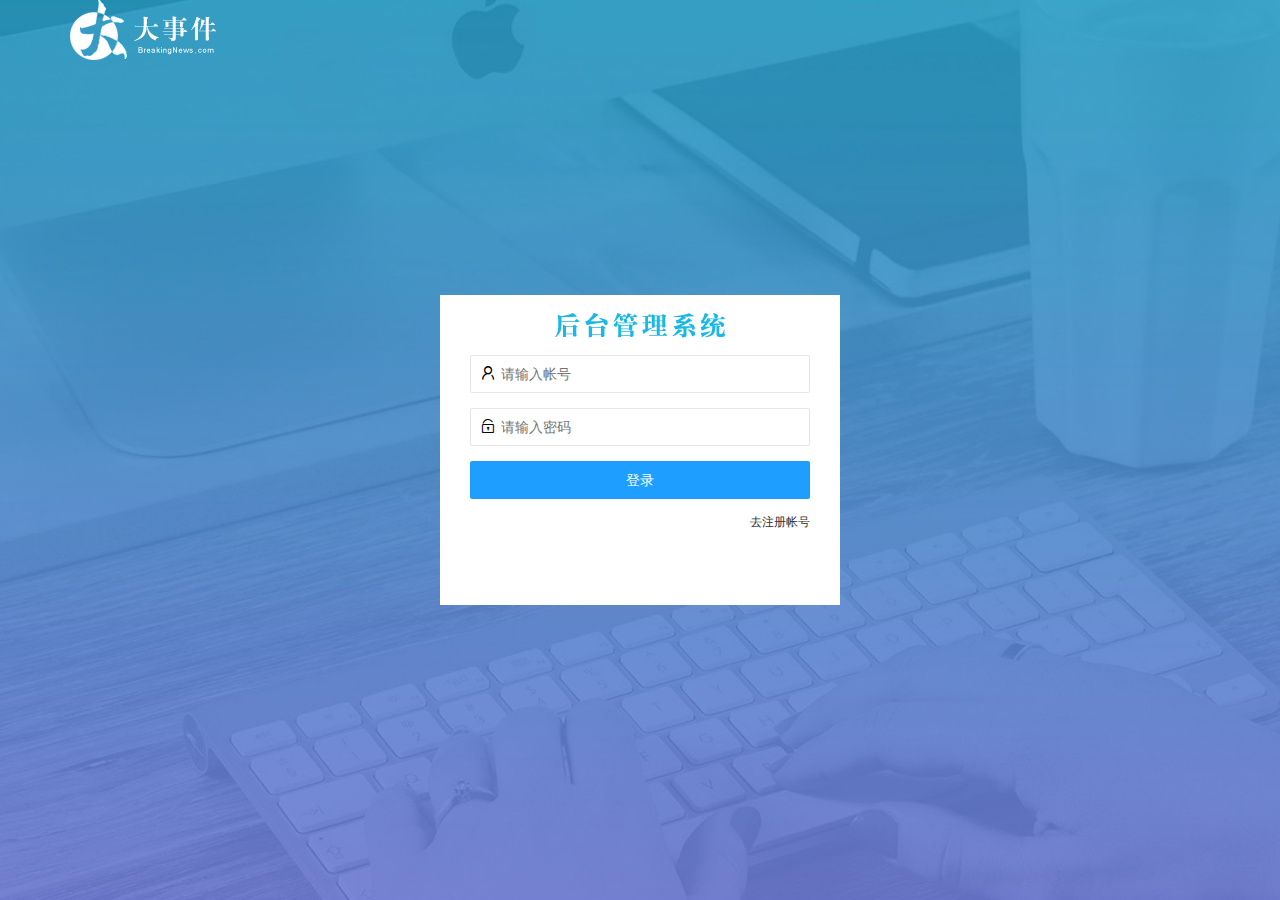
<file: login.html>
<!DOCTYPE html>
<html lang="en">

<head>
    <meta charset="UTF-8">
    <meta name="viewport" content="width=device-width, initial-scale=1.0">
    <title>登录/注册</title>
    <link rel="stylesheet" href="/assets/lib/layui/css/layui.css">
    <link rel="stylesheet" href="/assets/css/login.css">
</head>

<body>
    <div class="layui-main">
        <img src="/assets/images/logo.png" alt="">
    </div>
    <div class="loginAndRegBox">
        <div class="title-box"></div>
        <div class="login-box">
            <form class='layui-form' id='form_login'>

                <div class="layui-form-item">
                    <i class="layui-icon layui-icon-username"></i>
                    <input type="text" name="username" lay-verify="required" placeholder="请输入帐号" class="layui-input">
                </div>

                <div class="layui-form-item">
                    <i class="layui-icon layui-icon-password"></i>
                    <input type="password" name="password" lay-verify="required" placeholder="请输入密码" class="layui-input">
                </div>
                <div class="layui-form-item links">

                    <button class="layui-btn layui-btn-fluid layui-btn-normal" lay-submit lay-filter="formDemo">登录</button>
                </div>
                <div class="layui-form-item links">
                    <a href="javascript:;" id='link_reg'>去注册帐号</a>
                </div>
            </form>
        </div>
        <div class="reg-box ">
            <form class='layui-form' id='form_reg'>

                <div class="layui-form-item">
                    <i class="layui-icon layui-icon-username"></i>
                    <input type="text" name="username" lay-verify="required" placeholder="请输入帐号" class="layui-input">
                </div>

                <div class="layui-form-item">
                    <i class="layui-icon layui-icon-password"></i>
                    <input id='repwd' type="password" name="password" lay-verify="required|pwd" placeholder="请输入密码" class="layui-input">
                </div>

                <div class="layui-form-item">
                    <i class="layui-icon layui-icon-password"></i>
                    <input type="password" name="repassword" lay-verify="required|pwd|rePwd" placeholder="再次确认密码" class="layui-input">
                </div>
                <div class="layui-form-item">

                    <button class="layui-btn layui-btn-fluid layui-btn-normal" lay-submit lay-filter="formDemo">注册</button>
                </div>
                <div class="layui-form-item links">
                    <a href="javascript:;" id='link_login'>去登录</a>
                </div>
            </form>
        </div>
    </div>
    <script src='/assets/lib/jquery.js'></script>
    <script src='/assets/lib/layui/layui.all.js'></script>
    <script src='/assets/js/bassAPI.js'></script>
    <script src='/assets/js/login.js'></script>
</body>

</html>
</file>
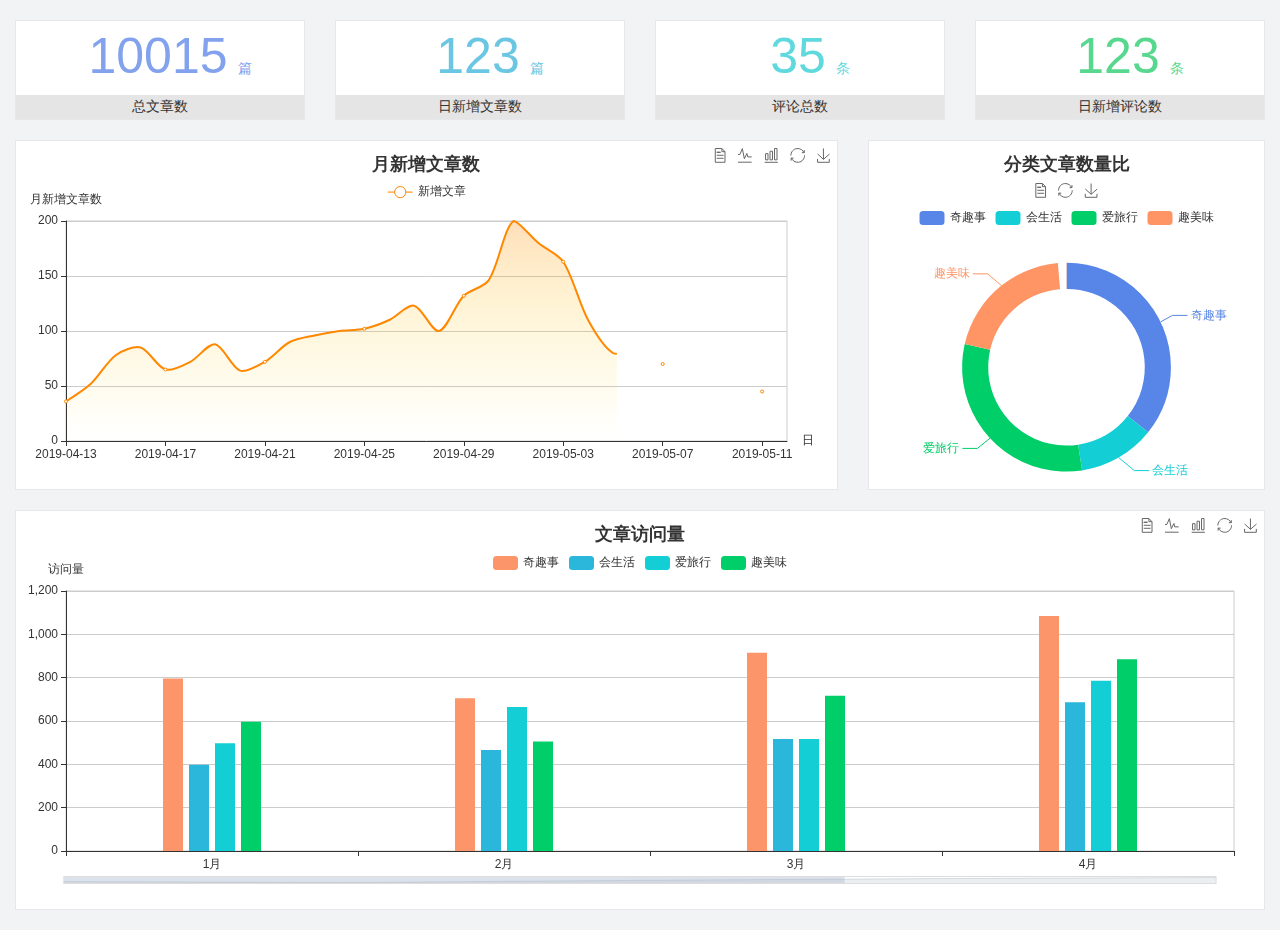
<file: home/dashboard.html>
<!DOCTYPE html>
<html lang="en">

<head>
  <meta charset="UTF-8">
  <meta name="viewport" content="width=device-width, initial-scale=1.0">
  <meta http-equiv="X-UA-Compatible" content="ie=edge">
  <title>图表统计</title>
  <link rel="stylesheet" href="../../assets/lib/bootstrap.css" />
  <link rel="stylesheet" href="../../assets/lib/main.css" />
  <script src="../../assets/lib/jquery.js"></script>
  <script type="text/javascript" src="../../assets/lib/echarts.min.js"></script>
</head>

<body>
  <div class="container-fluid">
    <div class="row spannel_list">
      <div class="col-sm-3 col-xs-6">
        <div class="spannel">
          <em>10015</em><span>篇</span>
          <b>总文章数</b>
        </div>
      </div>
      <div class="col-sm-3 col-xs-6">
        <div class="spannel scolor01">
          <em>123</em><span>篇</span>
          <b>日新增文章数</b>
        </div>
      </div>
      <div class="col-sm-3 col-xs-6">
        <div class="spannel scolor02">
          <em>35</em><span>条</span>
          <b>评论总数</b>
        </div>
      </div>
      <div class="col-sm-3 col-xs-6">
        <div class="spannel scolor03">
          <em>123</em><span>条</span>
          <b>日新增评论数</b>
        </div>
      </div>
    </div>
  </div>

  <div class="container-fluid">
    <div class="row curve-pie">
      <div class="col-lg-8 col-md-8">
        <div class="gragh_pannel" id="curve_show"></div>
      </div>
      <div class="col-lg-4 col-md-4">
        <div class="gragh_pannel" id="pie_show"></div>
      </div>
    </div>
  </div>

  <div class="container-fluid">
    <div class="column_pannel" id="column_show"></div>
  </div>

  <script>
    var oChart = echarts.init(document.getElementById('curve_show'));
    var aList_all = [
      { 'count': 36, 'date': '2019-04-13' },
      { 'count': 52, 'date': '2019-04-14' },
      { 'count': 78, 'date': '2019-04-15' },
      { 'count': 85, 'date': '2019-04-16' },
      { 'count': 65, 'date': '2019-04-17' },
      { 'count': 72, 'date': '2019-04-18' },
      { 'count': 88, 'date': '2019-04-19' },
      { 'count': 64, 'date': '2019-04-20' },
      { 'count': 72, 'date': '2019-04-21' },
      { 'count': 90, 'date': '2019-04-22' },
      { 'count': 96, 'date': '2019-04-23' },
      { 'count': 100, 'date': '2019-04-24' },
      { 'count': 102, 'date': '2019-04-25' },
      { 'count': 110, 'date': '2019-04-26' },
      { 'count': 123, 'date': '2019-04-27' },
      { 'count': 100, 'date': '2019-04-28' },
      { 'count': 132, 'date': '2019-04-29' },
      { 'count': 146, 'date': '2019-04-30' },
      { 'count': 200, 'date': '2019-05-01' },
      { 'count': 180, 'date': '2019-05-02' },
      { 'count': 163, 'date': '2019-05-03' },
      { 'count': 110, 'date': '2019-05-04' },
      { 'count': 80, 'date': '2019-05-05' },
      { 'count': 82, 'date': '2019-05-06' },
      { 'count': 70, 'date': '2019-05-07' },
      { 'count': 65, 'date': '2019-05-08' },
      { 'count': 54, 'date': '2019-05-09' },
      { 'count': 40, 'date': '2019-05-10' },
      { 'count': 45, 'date': '2019-05-11' },
      { 'count': 38, 'date': '2019-05-12' },
    ];

    let aCount = [];
    let aDate = [];

    for (var i = 0; i < aList_all.length; i++) {
      aCount.push(aList_all[i].count);
      aDate.push(aList_all[i].date);
    }

    var chartopt = {
      title: {
        text: '月新增文章数',
        left: 'center',
        top: '10'
      },
      tooltip: {
        trigger: 'axis'
      },
      legend: {
        data: ['新增文章'],
        top: '40'
      },
      toolbox: {
        show: true,
        feature: {
          mark: { show: true },
          dataView: { show: true, readOnly: false },
          magicType: { show: true, type: ['line', 'bar'] },
          restore: { show: true },
          saveAsImage: { show: true }
        }
      },
      calculable: true,
      xAxis: [
        {
          name: '日',
          type: 'category',
          boundaryGap: false,
          data: aDate
        }
      ],
      yAxis: [
        {
          name: '月新增文章数',
          type: 'value'
        }
      ],
      series: [
        {
          name: '新增文章',
          type: 'line',
          smooth: true,
          itemStyle: { normal: { areaStyle: { type: 'default' }, color: '#f80' }, lineStyle: { color: '#f80' } },
          data: aCount
        }],
      areaStyle: {
        normal: {
          color: new echarts.graphic.LinearGradient(0, 0, 0, 1, [{
            offset: 0,
            color: 'rgba(255,136,0,0.39)'
          }, {
            offset: .34,
            color: 'rgba(255,180,0,0.25)'
          }, {
            offset: 1,
            color: 'rgba(255,222,0,0.00)'
          }])

        }
      },
      grid: {
        show: true,
        x: 50,
        x2: 50,
        y: 80,
        height: 220
      }
    };

    oChart.setOption(chartopt);


    var oPie = echarts.init(document.getElementById('pie_show'));
    var oPieopt =
    {
      title: {
        top: 10,
        text: '分类文章数量比',
        x: 'center'
      },
      tooltip: {
        trigger: 'item',
        formatter: "{a} <br/>{b} : {c} ({d}%)"
      },
      color: ['#5885e8', '#13cfd5', '#00ce68', '#ff9565'],
      legend: {
        x: 'center',
        top: 65,
        data: ['奇趣事', '会生活', '爱旅行', '趣美味']
      },
      toolbox: {
        show: true,
        x: 'center',
        top: 35,
        feature: {
          mark: { show: true },
          dataView: { show: true, readOnly: false },
          magicType: {
            show: true,
            type: ['pie', 'funnel'],
            option: {
              funnel: {
                x: '25%',
                width: '50%',
                funnelAlign: 'left',
                max: 1548
              }
            }
          },
          restore: { show: true },
          saveAsImage: { show: true }
        }
      },
      calculable: true,
      series: [
        {
          name: '访问来源',
          type: 'pie',
          radius: ['45%', '60%'],
          center: ['50%', '65%'],
          data: [
            { value: 300, name: '奇趣事' },
            { value: 100, name: '会生活' },
            { value: 260, name: '爱旅行' },
            { value: 180, name: '趣美味' }
          ]
        }
      ]
    };
    oPie.setOption(oPieopt);



    var oColumn = this.echarts.init(document.getElementById('column_show'));
    var oColumnopt =
    {
      title: {
        text: '文章访问量',
        left: 'center',
        top: '10'
      },
      tooltip: {
        trigger: 'axis'
      },
      legend: {
        data: ['奇趣事', '会生活', '爱旅行', '趣美味'],
        top: '40'
      },
      toolbox: {
        show: true,
        feature: {
          mark: { show: true },
          dataView: { show: true, readOnly: false },
          magicType: { show: true, type: ['line', 'bar'] },
          restore: { show: true },
          saveAsImage: { show: true }
        }
      },
      calculable: true,
      xAxis: [
        {
          type: 'category',
          data: ['1月', '2月', '3月', '4月', '5月']
        }
      ],
      yAxis: [
        {
          name: '访问量',
          type: 'value'
        }
      ],
      series: [
        {
          name: '奇趣事',
          type: 'bar',
          barWidth: 20,
          itemStyle: {
            normal: { areaStyle: { type: 'default' }, color: '#fd956a' }
          },
          data: [800, 708, 920, 1090, 1200]
        },
        {
          name: '会生活',
          type: 'bar',
          barWidth: 20,
          itemStyle: {
            normal: { areaStyle: { type: 'default' }, color: '#2bb6db' }
          },
          data: [400, 468, 520, 690, 800]
        },
        {
          name: '爱旅行',
          type: 'bar',
          barWidth: 20,
          itemStyle: {
            normal: { areaStyle: { type: 'default' }, color: '#13cfd5' }
          },
          data: [500, 668, 520, 790, 900]
        },
        {
          name: '趣美味',
          type: 'bar',
          barWidth: 20,
          itemStyle: {
            normal: { areaStyle: { type: 'default' }, color: '#00ce68' }
          },
          data: [600, 508, 720, 890, 1000]
        }
      ],
      grid: {
        show: true,
        x: 50,
        x2: 30,
        y: 80,
        height: 260
      },
      dataZoom: [//给x轴设置滚动条
        {
          start: 0,//默认为0
          end: 100 - 1000 / 31,//默认为100
          type: 'slider',
          show: true,
          xAxisIndex: [0],
          handleSize: 0,//滑动条的 左右2个滑动条的大小
          height: 8,//组件高度
          left: 45, //左边的距离
          right: 50,//右边的距离
          bottom: 26,//右边的距离
          handleColor: '#ddd',//h滑动图标的颜色
          handleStyle: {
            borderColor: "#cacaca",
            borderWidth: "1",
            shadowBlur: 2,
            background: "#ddd",
            shadowColor: "#ddd",
          }
        }]
    };
    oColumn.setOption(oColumnopt);
  </script>
</body>

</html>
</file>
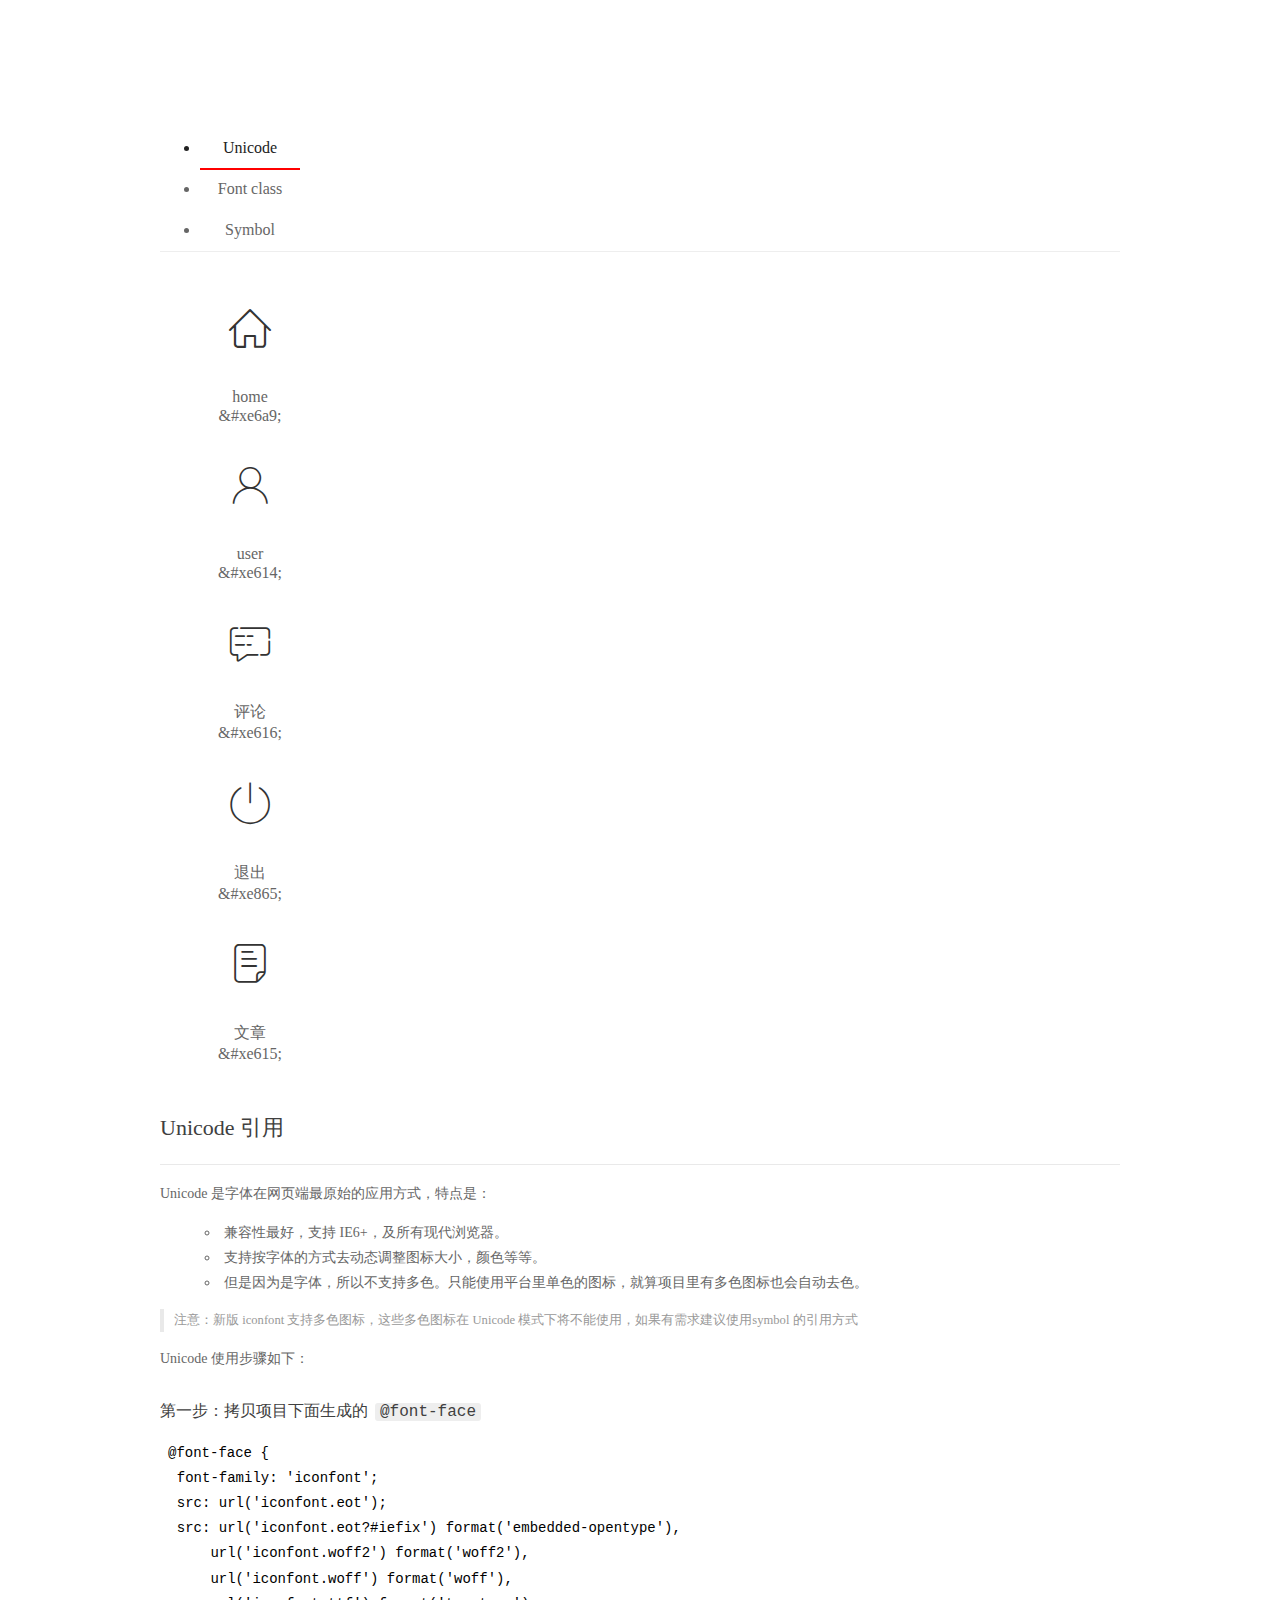
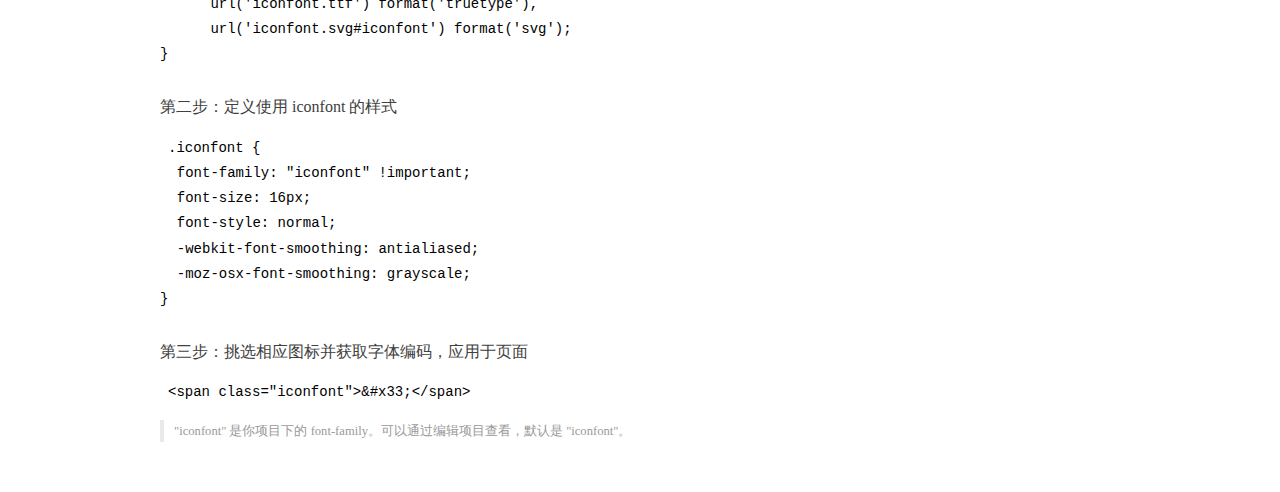
<file: assets/fonts/demo_index.html>
<!DOCTYPE html>
<html>
<head>
  <meta charset="utf-8"/>
  <title>IconFont Demo</title>
  <link rel="shortcut icon" href="https://gtms04.alicdn.com/tps/i4/TB1_oz6GVXXXXaFXpXXJDFnIXXX-64-64.ico" type="image/x-icon"/>
  <link rel="stylesheet" href="https://g.alicdn.com/thx/cube/1.3.2/cube.min.css">
  <link rel="stylesheet" href="demo.css">
  <link rel="stylesheet" href="iconfont.css">
  <script src="iconfont.js"></script>
  <!-- jQuery -->
  <script src="https://a1.alicdn.com/oss/uploads/2018/12/26/7bfddb60-08e8-11e9-9b04-53e73bb6408b.js"></script>
  <!-- 代码高亮 -->
  <script src="https://a1.alicdn.com/oss/uploads/2018/12/26/a3f714d0-08e6-11e9-8a15-ebf944d7534c.js"></script>
</head>
<body>
  <div class="main">
    <h1 class="logo"><a href="https://www.iconfont.cn/" title="iconfont 首页" target="_blank">&#xe86b;</a></h1>
    <div class="nav-tabs">
      <ul id="tabs" class="dib-box">
        <li class="dib active"><span>Unicode</span></li>
        <li class="dib"><span>Font class</span></li>
        <li class="dib"><span>Symbol</span></li>
      </ul>
      
    </div>
    <div class="tab-container">
      <div class="content unicode" style="display: block;">
          <ul class="icon_lists dib-box">
          
            <li class="dib">
              <span class="icon iconfont">&#xe6a9;</span>
                <div class="name">home</div>
                <div class="code-name">&amp;#xe6a9;</div>
              </li>
          
            <li class="dib">
              <span class="icon iconfont">&#xe614;</span>
                <div class="name">user</div>
                <div class="code-name">&amp;#xe614;</div>
              </li>
          
            <li class="dib">
              <span class="icon iconfont">&#xe616;</span>
                <div class="name">评论</div>
                <div class="code-name">&amp;#xe616;</div>
              </li>
          
            <li class="dib">
              <span class="icon iconfont">&#xe865;</span>
                <div class="name">退出</div>
                <div class="code-name">&amp;#xe865;</div>
              </li>
          
            <li class="dib">
              <span class="icon iconfont">&#xe615;</span>
                <div class="name">文章</div>
                <div class="code-name">&amp;#xe615;</div>
              </li>
          
          </ul>
          <div class="article markdown">
          <h2 id="unicode-">Unicode 引用</h2>
          <hr>

          <p>Unicode 是字体在网页端最原始的应用方式，特点是：</p>
          <ul>
            <li>兼容性最好，支持 IE6+，及所有现代浏览器。</li>
            <li>支持按字体的方式去动态调整图标大小，颜色等等。</li>
            <li>但是因为是字体，所以不支持多色。只能使用平台里单色的图标，就算项目里有多色图标也会自动去色。</li>
          </ul>
          <blockquote>
            <p>注意：新版 iconfont 支持多色图标，这些多色图标在 Unicode 模式下将不能使用，如果有需求建议使用symbol 的引用方式</p>
          </blockquote>
          <p>Unicode 使用步骤如下：</p>
          <h3 id="-font-face">第一步：拷贝项目下面生成的 <code>@font-face</code></h3>
<pre><code class="language-css"
>@font-face {
  font-family: 'iconfont';
  src: url('iconfont.eot');
  src: url('iconfont.eot?#iefix') format('embedded-opentype'),
      url('iconfont.woff2') format('woff2'),
      url('iconfont.woff') format('woff'),
      url('iconfont.ttf') format('truetype'),
      url('iconfont.svg#iconfont') format('svg');
}
</code></pre>
          <h3 id="-iconfont-">第二步：定义使用 iconfont 的样式</h3>
<pre><code class="language-css"
>.iconfont {
  font-family: "iconfont" !important;
  font-size: 16px;
  font-style: normal;
  -webkit-font-smoothing: antialiased;
  -moz-osx-font-smoothing: grayscale;
}
</code></pre>
          <h3 id="-">第三步：挑选相应图标并获取字体编码，应用于页面</h3>
<pre>
<code class="language-html"
>&lt;span class="iconfont"&gt;&amp;#x33;&lt;/span&gt;
</code></pre>
          <blockquote>
            <p>"iconfont" 是你项目下的 font-family。可以通过编辑项目查看，默认是 "iconfont"。</p>
          </blockquote>
          </div>
      </div>
      <div class="content font-class">
        <ul class="icon_lists dib-box">
          
          <li class="dib">
            <span class="icon iconfont icon-home"></span>
            <div class="name">
              home
            </div>
            <div class="code-name">.icon-home
            </div>
          </li>
          
          <li class="dib">
            <span class="icon iconfont icon-user"></span>
            <div class="name">
              user
            </div>
            <div class="code-name">.icon-user
            </div>
          </li>
          
          <li class="dib">
            <span class="icon iconfont icon-pinglun"></span>
            <div class="name">
              评论
            </div>
            <div class="code-name">.icon-pinglun
            </div>
          </li>
          
          <li class="dib">
            <span class="icon iconfont icon-tuichu"></span>
            <div class="name">
              退出
            </div>
            <div class="code-name">.icon-tuichu
            </div>
          </li>
          
          <li class="dib">
            <span class="icon iconfont icon-16"></span>
            <div class="name">
              文章
            </div>
            <div class="code-name">.icon-16
            </div>
          </li>
          
        </ul>
        <div class="article markdown">
        <h2 id="font-class-">font-class 引用</h2>
        <hr>

        <p>font-class 是 Unicode 使用方式的一种变种，主要是解决 Unicode 书写不直观，语意不明确的问题。</p>
        <p>与 Unicode 使用方式相比，具有如下特点：</p>
        <ul>
          <li>兼容性良好，支持 IE8+，及所有现代浏览器。</li>
          <li>相比于 Unicode 语意明确，书写更直观。可以很容易分辨这个 icon 是什么。</li>
          <li>因为使用 class 来定义图标，所以当要替换图标时，只需要修改 class 里面的 Unicode 引用。</li>
          <li>不过因为本质上还是使用的字体，所以多色图标还是不支持的。</li>
        </ul>
        <p>使用步骤如下：</p>
        <h3 id="-fontclass-">第一步：引入项目下面生成的 fontclass 代码：</h3>
<pre><code class="language-html">&lt;link rel="stylesheet" href="./iconfont.css"&gt;
</code></pre>
        <h3 id="-">第二步：挑选相应图标并获取类名，应用于页面：</h3>
<pre><code class="language-html">&lt;span class="iconfont icon-xxx"&gt;&lt;/span&gt;
</code></pre>
        <blockquote>
          <p>"
            iconfont" 是你项目下的 font-family。可以通过编辑项目查看，默认是 "iconfont"。</p>
        </blockquote>
      </div>
      </div>
      <div class="content symbol">
          <ul class="icon_lists dib-box">
          
            <li class="dib">
                <svg class="icon svg-icon" aria-hidden="true">
                  <use xlink:href="#icon-home"></use>
                </svg>
                <div class="name">home</div>
                <div class="code-name">#icon-home</div>
            </li>
          
            <li class="dib">
                <svg class="icon svg-icon" aria-hidden="true">
                  <use xlink:href="#icon-user"></use>
                </svg>
                <div class="name">user</div>
                <div class="code-name">#icon-user</div>
            </li>
          
            <li class="dib">
                <svg class="icon svg-icon" aria-hidden="true">
                  <use xlink:href="#icon-pinglun"></use>
                </svg>
                <div class="name">评论</div>
                <div class="code-name">#icon-pinglun</div>
            </li>
          
            <li class="dib">
                <svg class="icon svg-icon" aria-hidden="true">
                  <use xlink:href="#icon-tuichu"></use>
                </svg>
                <div class="name">退出</div>
                <div class="code-name">#icon-tuichu</div>
            </li>
          
            <li class="dib">
                <svg class="icon svg-icon" aria-hidden="true">
                  <use xlink:href="#icon-16"></use>
                </svg>
                <div class="name">文章</div>
                <div class="code-name">#icon-16</div>
            </li>
          
          </ul>
          <div class="article markdown">
          <h2 id="symbol-">Symbol 引用</h2>
          <hr>

          <p>这是一种全新的使用方式，应该说这才是未来的主流，也是平台目前推荐的用法。相关介绍可以参考这篇<a href="">文章</a>
            这种用法其实是做了一个 SVG 的集合，与另外两种相比具有如下特点：</p>
          <ul>
            <li>支持多色图标了，不再受单色限制。</li>
            <li>通过一些技巧，支持像字体那样，通过 <code>font-size</code>, <code>color</code> 来调整样式。</li>
            <li>兼容性较差，支持 IE9+，及现代浏览器。</li>
            <li>浏览器渲染 SVG 的性能一般，还不如 png。</li>
          </ul>
          <p>使用步骤如下：</p>
          <h3 id="-symbol-">第一步：引入项目下面生成的 symbol 代码：</h3>
<pre><code class="language-html">&lt;script src="./iconfont.js"&gt;&lt;/script&gt;
</code></pre>
          <h3 id="-css-">第二步：加入通用 CSS 代码（引入一次就行）：</h3>
<pre><code class="language-html">&lt;style&gt;
.icon {
  width: 1em;
  height: 1em;
  vertical-align: -0.15em;
  fill: currentColor;
  overflow: hidden;
}
&lt;/style&gt;
</code></pre>
          <h3 id="-">第三步：挑选相应图标并获取类名，应用于页面：</h3>
<pre><code class="language-html">&lt;svg class="icon" aria-hidden="true"&gt;
  &lt;use xlink:href="#icon-xxx"&gt;&lt;/use&gt;
&lt;/svg&gt;
</code></pre>
          </div>
      </div>

    </div>
  </div>
  <script>
  $(document).ready(function () {
      $('.tab-container .content:first').show()

      $('#tabs li').click(function (e) {
        var tabContent = $('.tab-container .content')
        var index = $(this).index()

        if ($(this).hasClass('active')) {
          return
        } else {
          $('#tabs li').removeClass('active')
          $(this).addClass('active')

          tabContent.hide().eq(index).fadeIn()
        }
      })
    })
  </script>
</body>
</html>
</file>
<file: assets/lib/layui/css/layui.css>
/** layui-v2.5.5 MIT License By https://www.layui.com */
 .layui-inline,img{display:inline-block;vertical-align:middle}h1,h2,h3,h4,h5,h6{font-weight:400}.layui-edge,.layui-header,.layui-inline,.layui-main{position:relative}.layui-body,.layui-edge,.layui-elip{overflow:hidden}.layui-btn,.layui-edge,.layui-inline,img{vertical-align:middle}.layui-btn,.layui-disabled,.layui-icon,.layui-unselect{-moz-user-select:none;-webkit-user-select:none;-ms-user-select:none}.layui-elip,.layui-form-checkbox span,.layui-form-pane .layui-form-label{text-overflow:ellipsis;white-space:nowrap}.layui-breadcrumb,.layui-tree-btnGroup{visibility:hidden}blockquote,body,button,dd,div,dl,dt,form,h1,h2,h3,h4,h5,h6,input,li,ol,p,pre,td,textarea,th,ul{margin:0;padding:0;-webkit-tap-highlight-color:rgba(0,0,0,0)}a:active,a:hover{outline:0}img{border:none}li{list-style:none}table{border-collapse:collapse;border-spacing:0}h4,h5,h6{font-size:100%}button,input,optgroup,option,select,textarea{font-family:inherit;font-size:inherit;font-style:inherit;font-weight:inherit;outline:0}pre{white-space:pre-wrap;white-space:-moz-pre-wrap;white-space:-pre-wrap;white-space:-o-pre-wrap;word-wrap:break-word}body{line-height:24px;font:14px Helvetica Neue,Helvetica,PingFang SC,Tahoma,Arial,sans-serif}hr{height:1px;margin:10px 0;border:0;clear:both}a{color:#333;text-decoration:none}a:hover{color:#777}a cite{font-style:normal;*cursor:pointer}.layui-border-box,.layui-border-box *{box-sizing:border-box}.layui-box,.layui-box *{box-sizing:content-box}.layui-clear{clear:both;*zoom:1}.layui-clear:after{content:'\20';clear:both;*zoom:1;display:block;height:0}.layui-inline{*display:inline;*zoom:1}.layui-edge{display:inline-block;width:0;height:0;border-width:6px;border-style:dashed;border-color:transparent}.layui-edge-top{top:-4px;border-bottom-color:#999;border-bottom-style:solid}.layui-edge-right{border-left-color:#999;border-left-style:solid}.layui-edge-bottom{top:2px;border-top-color:#999;border-top-style:solid}.layui-edge-left{border-right-color:#999;border-right-style:solid}.layui-disabled,.layui-disabled:hover{color:#d2d2d2!important;cursor:not-allowed!important}.layui-circle{border-radius:100%}.layui-show{display:block!important}.layui-hide{display:none!important}@font-face{font-family:layui-icon;src:url(../font/iconfont.eot?v=250);src:url(../font/iconfont.eot?v=250#iefix) format('embedded-opentype'),url(../font/iconfont.woff2?v=250) format('woff2'),url(../font/iconfont.woff?v=250) format('woff'),url(../font/iconfont.ttf?v=250) format('truetype'),url(../font/iconfont.svg?v=250#layui-icon) format('svg')}.layui-icon{font-family:layui-icon!important;font-size:16px;font-style:normal;-webkit-font-smoothing:antialiased;-moz-osx-font-smoothing:grayscale}.layui-icon-reply-fill:before{content:"\e611"}.layui-icon-set-fill:before{content:"\e614"}.layui-icon-menu-fill:before{content:"\e60f"}.layui-icon-search:before{content:"\e615"}.layui-icon-share:before{content:"\e641"}.layui-icon-set-sm:before{content:"\e620"}.layui-icon-engine:before{content:"\e628"}.layui-icon-close:before{content:"\1006"}.layui-icon-close-fill:before{content:"\1007"}.layui-icon-chart-screen:before{content:"\e629"}.layui-icon-star:before{content:"\e600"}.layui-icon-circle-dot:before{content:"\e617"}.layui-icon-chat:before{content:"\e606"}.layui-icon-release:before{content:"\e609"}.layui-icon-list:before{content:"\e60a"}.layui-icon-chart:before{content:"\e62c"}.layui-icon-ok-circle:before{content:"\1005"}.layui-icon-layim-theme:before{content:"\e61b"}.layui-icon-table:before{content:"\e62d"}.layui-icon-right:before{content:"\e602"}.layui-icon-left:before{content:"\e603"}.layui-icon-cart-simple:before{content:"\e698"}.layui-icon-face-cry:before{content:"\e69c"}.layui-icon-face-smile:before{content:"\e6af"}.layui-icon-survey:before{content:"\e6b2"}.layui-icon-tree:before{content:"\e62e"}.layui-icon-upload-circle:before{content:"\e62f"}.layui-icon-add-circle:before{content:"\e61f"}.layui-icon-download-circle:before{content:"\e601"}.layui-icon-templeate-1:before{content:"\e630"}.layui-icon-util:before{content:"\e631"}.layui-icon-face-surprised:before{content:"\e664"}.layui-icon-edit:before{content:"\e642"}.layui-icon-speaker:before{content:"\e645"}.layui-icon-down:before{content:"\e61a"}.layui-icon-file:before{content:"\e621"}.layui-icon-layouts:before{content:"\e632"}.layui-icon-rate-half:before{content:"\e6c9"}.layui-icon-add-circle-fine:before{content:"\e608"}.layui-icon-prev-circle:before{content:"\e633"}.layui-icon-read:before{content:"\e705"}.layui-icon-404:before{content:"\e61c"}.layui-icon-carousel:before{content:"\e634"}.layui-icon-help:before{content:"\e607"}.layui-icon-code-circle:before{content:"\e635"}.layui-icon-water:before{content:"\e636"}.layui-icon-username:before{content:"\e66f"}.layui-icon-find-fill:before{content:"\e670"}.layui-icon-about:before{content:"\e60b"}.layui-icon-location:before{content:"\e715"}.layui-icon-up:before{content:"\e619"}.layui-icon-pause:before{content:"\e651"}.layui-icon-date:before{content:"\e637"}.layui-icon-layim-uploadfile:before{content:"\e61d"}.layui-icon-delete:before{content:"\e640"}.layui-icon-play:before{content:"\e652"}.layui-icon-top:before{content:"\e604"}.layui-icon-friends:before{content:"\e612"}.layui-icon-refresh-3:before{content:"\e9aa"}.layui-icon-ok:before{content:"\e605"}.layui-icon-layer:before{content:"\e638"}.layui-icon-face-smile-fine:before{content:"\e60c"}.layui-icon-dollar:before{content:"\e659"}.layui-icon-group:before{content:"\e613"}.layui-icon-layim-download:before{content:"\e61e"}.layui-icon-picture-fine:before{content:"\e60d"}.layui-icon-link:before{content:"\e64c"}.layui-icon-diamond:before{content:"\e735"}.layui-icon-log:before{content:"\e60e"}.layui-icon-rate-solid:before{content:"\e67a"}.layui-icon-fonts-del:before{content:"\e64f"}.layui-icon-unlink:before{content:"\e64d"}.layui-icon-fonts-clear:before{content:"\e639"}.layui-icon-triangle-r:before{content:"\e623"}.layui-icon-circle:before{content:"\e63f"}.layui-icon-radio:before{content:"\e643"}.layui-icon-align-center:before{content:"\e647"}.layui-icon-align-right:before{content:"\e648"}.layui-icon-align-left:before{content:"\e649"}.layui-icon-loading-1:before{content:"\e63e"}.layui-icon-return:before{content:"\e65c"}.layui-icon-fonts-strong:before{content:"\e62b"}.layui-icon-upload:before{content:"\e67c"}.layui-icon-dialogue:before{content:"\e63a"}.layui-icon-video:before{content:"\e6ed"}.layui-icon-headset:before{content:"\e6fc"}.layui-icon-cellphone-fine:before{content:"\e63b"}.layui-icon-add-1:before{content:"\e654"}.layui-icon-face-smile-b:before{content:"\e650"}.layui-icon-fonts-html:before{content:"\e64b"}.layui-icon-form:before{content:"\e63c"}.layui-icon-cart:before{content:"\e657"}.layui-icon-camera-fill:before{content:"\e65d"}.layui-icon-tabs:before{content:"\e62a"}.layui-icon-fonts-code:before{content:"\e64e"}.layui-icon-fire:before{content:"\e756"}.layui-icon-set:before{content:"\e716"}.layui-icon-fonts-u:before{content:"\e646"}.layui-icon-triangle-d:before{content:"\e625"}.layui-icon-tips:before{content:"\e702"}.layui-icon-picture:before{content:"\e64a"}.layui-icon-more-vertical:before{content:"\e671"}.layui-icon-flag:before{content:"\e66c"}.layui-icon-loading:before{content:"\e63d"}.layui-icon-fonts-i:before{content:"\e644"}.layui-icon-refresh-1:before{content:"\e666"}.layui-icon-rmb:before{content:"\e65e"}.layui-icon-home:before{content:"\e68e"}.layui-icon-user:before{content:"\e770"}.layui-icon-notice:before{content:"\e667"}.layui-icon-login-weibo:before{content:"\e675"}.layui-icon-voice:before{content:"\e688"}.layui-icon-upload-drag:before{content:"\e681"}.layui-icon-login-qq:before{content:"\e676"}.layui-icon-snowflake:before{content:"\e6b1"}.layui-icon-file-b:before{content:"\e655"}.layui-icon-template:before{content:"\e663"}.layui-icon-auz:before{content:"\e672"}.layui-icon-console:before{content:"\e665"}.layui-icon-app:before{content:"\e653"}.layui-icon-prev:before{content:"\e65a"}.layui-icon-website:before{content:"\e7ae"}.layui-icon-next:before{content:"\e65b"}.layui-icon-component:before{content:"\e857"}.layui-icon-more:before{content:"\e65f"}.layui-icon-login-wechat:before{content:"\e677"}.layui-icon-shrink-right:before{content:"\e668"}.layui-icon-spread-left:before{content:"\e66b"}.layui-icon-camera:before{content:"\e660"}.layui-icon-note:before{content:"\e66e"}.layui-icon-refresh:before{content:"\e669"}.layui-icon-female:before{content:"\e661"}.layui-icon-male:before{content:"\e662"}.layui-icon-password:before{content:"\e673"}.layui-icon-senior:before{content:"\e674"}.layui-icon-theme:before{content:"\e66a"}.layui-icon-tread:before{content:"\e6c5"}.layui-icon-praise:before{content:"\e6c6"}.layui-icon-star-fill:before{content:"\e658"}.layui-icon-rate:before{content:"\e67b"}.layui-icon-template-1:before{content:"\e656"}.layui-icon-vercode:before{content:"\e679"}.layui-icon-cellphone:before{content:"\e678"}.layui-icon-screen-full:before{content:"\e622"}.layui-icon-screen-restore:before{content:"\e758"}.layui-icon-cols:before{content:"\e610"}.layui-icon-export:before{content:"\e67d"}.layui-icon-print:before{content:"\e66d"}.layui-icon-slider:before{content:"\e714"}.layui-icon-addition:before{content:"\e624"}.layui-icon-subtraction:before{content:"\e67e"}.layui-icon-service:before{content:"\e626"}.layui-icon-transfer:before{content:"\e691"}.layui-main{width:1140px;margin:0 auto}.layui-header{z-index:1000;height:60px}.layui-header a:hover{transition:all .5s;-webkit-transition:all .5s}.layui-side{position:fixed;left:0;top:0;bottom:0;z-index:999;width:200px;overflow-x:hidden}.layui-side-scroll{position:relative;width:220px;height:100%;overflow-x:hidden}.layui-body{position:absolute;left:200px;right:0;top:0;bottom:0;z-index:998;width:auto;overflow-y:auto;box-sizing:border-box}.layui-layout-body{overflow:hidden}.layui-layout-admin .layui-header{background-color:#23262E}.layui-layout-admin .layui-side{top:60px;width:200px;overflow-x:hidden}.layui-layout-admin .layui-body{position:fixed;top:60px;bottom:44px}.layui-layout-admin .layui-main{width:auto;margin:0 15px}.layui-layout-admin .layui-footer{position:fixed;left:200px;right:0;bottom:0;height:44px;line-height:44px;padding:0 15px;background-color:#eee}.layui-layout-admin .layui-logo{position:absolute;left:0;top:0;width:200px;height:100%;line-height:60px;text-align:center;color:#009688;font-size:16px}.layui-layout-admin .layui-header .layui-nav{background:0 0}.layui-layout-left{position:absolute!important;left:200px;top:0}.layui-layout-right{position:absolute!important;right:0;top:0}.layui-container{position:relative;margin:0 auto;padding:0 15px;box-sizing:border-box}.layui-fluid{position:relative;margin:0 auto;padding:0 15px}.layui-row:after,.layui-row:before{content:'';display:block;clear:both}.layui-col-lg1,.layui-col-lg10,.layui-col-lg11,.layui-col-lg12,.layui-col-lg2,.layui-col-lg3,.layui-col-lg4,.layui-col-lg5,.layui-col-lg6,.layui-col-lg7,.layui-col-lg8,.layui-col-lg9,.layui-col-md1,.layui-col-md10,.layui-col-md11,.layui-col-md12,.layui-col-md2,.layui-col-md3,.layui-col-md4,.layui-col-md5,.layui-col-md6,.layui-col-md7,.layui-col-md8,.layui-col-md9,.layui-col-sm1,.layui-col-sm10,.layui-col-sm11,.layui-col-sm12,.layui-col-sm2,.layui-col-sm3,.layui-col-sm4,.layui-col-sm5,.layui-col-sm6,.layui-col-sm7,.layui-col-sm8,.layui-col-sm9,.layui-col-xs1,.layui-col-xs10,.layui-col-xs11,.layui-col-xs12,.layui-col-xs2,.layui-col-xs3,.layui-col-xs4,.layui-col-xs5,.layui-col-xs6,.layui-col-xs7,.layui-col-xs8,.layui-col-xs9{position:relative;display:block;box-sizing:border-box}.layui-col-xs1,.layui-col-xs10,.layui-col-xs11,.layui-col-xs12,.layui-col-xs2,.layui-col-xs3,.layui-col-xs4,.layui-col-xs5,.layui-col-xs6,.layui-col-xs7,.layui-col-xs8,.layui-col-xs9{float:left}.layui-col-xs1{width:8.33333333%}.layui-col-xs2{width:16.66666667%}.layui-col-xs3{width:25%}.layui-col-xs4{width:33.33333333%}.layui-col-xs5{width:41.66666667%}.layui-col-xs6{width:50%}.layui-col-xs7{width:58.33333333%}.layui-col-xs8{width:66.66666667%}.layui-col-xs9{width:75%}.layui-col-xs10{width:83.33333333%}.layui-col-xs11{width:91.66666667%}.layui-col-xs12{width:100%}.layui-col-xs-offset1{margin-left:8.33333333%}.layui-col-xs-offset2{margin-left:16.66666667%}.layui-col-xs-offset3{margin-left:25%}.layui-col-xs-offset4{margin-left:33.33333333%}.layui-col-xs-offset5{margin-left:41.66666667%}.layui-col-xs-offset6{margin-left:50%}.layui-col-xs-offset7{margin-left:58.33333333%}.layui-col-xs-offset8{margin-left:66.66666667%}.layui-col-xs-offset9{margin-left:75%}.layui-col-xs-offset10{margin-left:83.33333333%}.layui-col-xs-offset11{margin-left:91.66666667%}.layui-col-xs-offset12{margin-left:100%}@media screen and (max-width:768px){.layui-hide-xs{display:none!important}.layui-show-xs-block{display:block!important}.layui-show-xs-inline{display:inline!important}.layui-show-xs-inline-block{display:inline-block!important}}@media screen and (min-width:768px){.layui-container{width:750px}.layui-hide-sm{display:none!important}.layui-show-sm-block{display:block!important}.layui-show-sm-inline{display:inline!important}.layui-show-sm-inline-block{display:inline-block!important}.layui-col-sm1,.layui-col-sm10,.layui-col-sm11,.layui-col-sm12,.layui-col-sm2,.layui-col-sm3,.layui-col-sm4,.layui-col-sm5,.layui-col-sm6,.layui-col-sm7,.layui-col-sm8,.layui-col-sm9{float:left}.layui-col-sm1{width:8.33333333%}.layui-col-sm2{width:16.66666667%}.layui-col-sm3{width:25%}.layui-col-sm4{width:33.33333333%}.layui-col-sm5{width:41.66666667%}.layui-col-sm6{width:50%}.layui-col-sm7{width:58.33333333%}.layui-col-sm8{width:66.66666667%}.layui-col-sm9{width:75%}.layui-col-sm10{width:83.33333333%}.layui-col-sm11{width:91.66666667%}.layui-col-sm12{width:100%}.layui-col-sm-offset1{margin-left:8.33333333%}.layui-col-sm-offset2{margin-left:16.66666667%}.layui-col-sm-offset3{margin-left:25%}.layui-col-sm-offset4{margin-left:33.33333333%}.layui-col-sm-offset5{margin-left:41.66666667%}.layui-col-sm-offset6{margin-left:50%}.layui-col-sm-offset7{margin-left:58.33333333%}.layui-col-sm-offset8{margin-left:66.66666667%}.layui-col-sm-offset9{margin-left:75%}.layui-col-sm-offset10{margin-left:83.33333333%}.layui-col-sm-offset11{margin-left:91.66666667%}.layui-col-sm-offset12{margin-left:100%}}@media screen and (min-width:992px){.layui-container{width:970px}.layui-hide-md{display:none!important}.layui-show-md-block{display:block!important}.layui-show-md-inline{display:inline!important}.layui-show-md-inline-block{display:inline-block!important}.layui-col-md1,.layui-col-md10,.layui-col-md11,.layui-col-md12,.layui-col-md2,.layui-col-md3,.layui-col-md4,.layui-col-md5,.layui-col-md6,.layui-col-md7,.layui-col-md8,.layui-col-md9{float:left}.layui-col-md1{width:8.33333333%}.layui-col-md2{width:16.66666667%}.layui-col-md3{width:25%}.layui-col-md4{width:33.33333333%}.layui-col-md5{width:41.66666667%}.layui-col-md6{width:50%}.layui-col-md7{width:58.33333333%}.layui-col-md8{width:66.66666667%}.layui-col-md9{width:75%}.layui-col-md10{width:83.33333333%}.layui-col-md11{width:91.66666667%}.layui-col-md12{width:100%}.layui-col-md-offset1{margin-left:8.33333333%}.layui-col-md-offset2{margin-left:16.66666667%}.layui-col-md-offset3{margin-left:25%}.layui-col-md-offset4{margin-left:33.33333333%}.layui-col-md-offset5{margin-left:41.66666667%}.layui-col-md-offset6{margin-left:50%}.layui-col-md-offset7{margin-left:58.33333333%}.layui-col-md-offset8{margin-left:66.66666667%}.layui-col-md-offset9{margin-left:75%}.layui-col-md-offset10{margin-left:83.33333333%}.layui-col-md-offset11{margin-left:91.66666667%}.layui-col-md-offset12{margin-left:100%}}@media screen and (min-width:1200px){.layui-container{width:1170px}.layui-hide-lg{display:none!important}.layui-show-lg-block{display:block!important}.layui-show-lg-inline{display:inline!important}.layui-show-lg-inline-block{display:inline-block!important}.layui-col-lg1,.layui-col-lg10,.layui-col-lg11,.layui-col-lg12,.layui-col-lg2,.layui-col-lg3,.layui-col-lg4,.layui-col-lg5,.layui-col-lg6,.layui-col-lg7,.layui-col-lg8,.layui-col-lg9{float:left}.layui-col-lg1{width:8.33333333%}.layui-col-lg2{width:16.66666667%}.layui-col-lg3{width:25%}.layui-col-lg4{width:33.33333333%}.layui-col-lg5{width:41.66666667%}.layui-col-lg6{width:50%}.layui-col-lg7{width:58.33333333%}.layui-col-lg8{width:66.66666667%}.layui-col-lg9{width:75%}.layui-col-lg10{width:83.33333333%}.layui-col-lg11{width:91.66666667%}.layui-col-lg12{width:100%}.layui-col-lg-offset1{margin-left:8.33333333%}.layui-col-lg-offset2{margin-left:16.66666667%}.layui-col-lg-offset3{margin-left:25%}.layui-col-lg-offset4{margin-left:33.33333333%}.layui-col-lg-offset5{margin-left:41.66666667%}.layui-col-lg-offset6{margin-left:50%}.layui-col-lg-offset7{margin-left:58.33333333%}.layui-col-lg-offset8{margin-left:66.66666667%}.layui-col-lg-offset9{margin-left:75%}.layui-col-lg-offset10{margin-left:83.33333333%}.layui-col-lg-offset11{margin-left:91.66666667%}.layui-col-lg-offset12{margin-left:100%}}.layui-col-space1{margin:-.5px}.layui-col-space1>*{padding:.5px}.layui-col-space3{margin:-1.5px}.layui-col-space3>*{padding:1.5px}.layui-col-space5{margin:-2.5px}.layui-col-space5>*{padding:2.5px}.layui-col-space8{margin:-3.5px}.layui-col-space8>*{padding:3.5px}.layui-col-space10{margin:-5px}.layui-col-space10>*{padding:5px}.layui-col-space12{margin:-6px}.layui-col-space12>*{padding:6px}.layui-col-space15{margin:-7.5px}.layui-col-space15>*{padding:7.5px}.layui-col-space18{margin:-9px}.layui-col-space18>*{padding:9px}.layui-col-space20{margin:-10px}.layui-col-space20>*{padding:10px}.layui-col-space22{margin:-11px}.layui-col-space22>*{padding:11px}.layui-col-space25{margin:-12.5px}.layui-col-space25>*{padding:12.5px}.layui-col-space30{margin:-15px}.layui-col-space30>*{padding:15px}.layui-btn,.layui-input,.layui-select,.layui-textarea,.layui-upload-button{outline:0;-webkit-appearance:none;transition:all .3s;-webkit-transition:all .3s;box-sizing:border-box}.layui-elem-quote{margin-bottom:10px;padding:15px;line-height:22px;border-left:5px solid #009688;border-radius:0 2px 2px 0;background-color:#f2f2f2}.layui-quote-nm{border-style:solid;border-width:1px 1px 1px 5px;background:0 0}.layui-elem-field{margin-bottom:10px;padding:0;border-width:1px;border-style:solid}.layui-elem-field legend{margin-left:20px;padding:0 10px;font-size:20px;font-weight:300}.layui-field-title{margin:10px 0 20px;border-width:1px 0 0}.layui-field-box{padding:10px 15px}.layui-field-title .layui-field-box{padding:10px 0}.layui-progress{position:relative;height:6px;border-radius:20px;background-color:#e2e2e2}.layui-progress-bar{position:absolute;left:0;top:0;width:0;max-width:100%;height:6px;border-radius:20px;text-align:right;background-color:#5FB878;transition:all .3s;-webkit-transition:all .3s}.layui-progress-big,.layui-progress-big .layui-progress-bar{height:18px;line-height:18px}.layui-progress-text{position:relative;top:-20px;line-height:18px;font-size:12px;color:#666}.layui-progress-big .layui-progress-text{position:static;padding:0 10px;color:#fff}.layui-collapse{border-width:1px;border-style:solid;border-radius:2px}.layui-colla-content,.layui-colla-item{border-top-width:1px;border-top-style:solid}.layui-colla-item:first-child{border-top:none}.layui-colla-title{position:relative;height:42px;line-height:42px;padding:0 15px 0 35px;color:#333;background-color:#f2f2f2;cursor:pointer;font-size:14px;overflow:hidden}.layui-colla-content{display:none;padding:10px 15px;line-height:22px;color:#666}.layui-colla-icon{position:absolute;left:15px;top:0;font-size:14px}.layui-card{margin-bottom:15px;border-radius:2px;background-color:#fff;box-shadow:0 1px 2px 0 rgba(0,0,0,.05)}.layui-card:last-child{margin-bottom:0}.layui-card-header{position:relative;height:42px;line-height:42px;padding:0 15px;border-bottom:1px solid #f6f6f6;color:#333;border-radius:2px 2px 0 0;font-size:14px}.layui-bg-black,.layui-bg-blue,.layui-bg-cyan,.layui-bg-green,.layui-bg-orange,.layui-bg-red{color:#fff!important}.layui-card-body{position:relative;padding:10px 15px;line-height:24px}.layui-card-body[pad15]{padding:15px}.layui-card-body[pad20]{padding:20px}.layui-card-body .layui-table{margin:5px 0}.layui-card .layui-tab{margin:0}.layui-panel-window{position:relative;padding:15px;border-radius:0;border-top:5px solid #E6E6E6;background-color:#fff}.layui-auxiliar-moving{position:fixed;left:0;right:0;top:0;bottom:0;width:100%;height:100%;background:0 0;z-index:9999999999}.layui-form-label,.layui-form-mid,.layui-form-select,.layui-input-block,.layui-input-inline,.layui-textarea{position:relative}.layui-bg-red{background-color:#FF5722!important}.layui-bg-orange{background-color:#FFB800!important}.layui-bg-green{background-color:#009688!important}.layui-bg-cyan{background-color:#2F4056!important}.layui-bg-blue{background-color:#1E9FFF!important}.layui-bg-black{background-color:#393D49!important}.layui-bg-gray{background-color:#eee!important;color:#666!important}.layui-badge-rim,.layui-colla-content,.layui-colla-item,.layui-collapse,.layui-elem-field,.layui-form-pane .layui-form-item[pane],.layui-form-pane .layui-form-label,.layui-input,.layui-layedit,.layui-layedit-tool,.layui-quote-nm,.layui-select,.layui-tab-bar,.layui-tab-card,.layui-tab-title,.layui-tab-title .layui-this:after,.layui-textarea{border-color:#e6e6e6}.layui-timeline-item:before,hr{background-color:#e6e6e6}.layui-text{line-height:22px;font-size:14px;color:#666}.layui-text h1,.layui-text h2,.layui-text h3{font-weight:500;color:#333}.layui-text h1{font-size:30px}.layui-text h2{font-size:24px}.layui-text h3{font-size:18px}.layui-text a:not(.layui-btn){color:#01AAED}.layui-text a:not(.layui-btn):hover{text-decoration:underline}.layui-text ul{padding:5px 0 5px 15px}.layui-text ul li{margin-top:5px;list-style-type:disc}.layui-text em,.layui-word-aux{color:#999!important;padding:0 5px!important}.layui-btn{display:inline-block;height:38px;line-height:38px;padding:0 18px;background-color:#009688;color:#fff;white-space:nowrap;text-align:center;font-size:14px;border:none;border-radius:2px;cursor:pointer}.layui-btn:hover{opacity:.8;filter:alpha(opacity=80);color:#fff}.layui-btn:active{opacity:1;filter:alpha(opacity=100)}.layui-btn+.layui-btn{margin-left:10px}.layui-btn-container{font-size:0}.layui-btn-container .layui-btn{margin-right:10px;margin-bottom:10px}.layui-btn-container .layui-btn+.layui-btn{margin-left:0}.layui-table .layui-btn-container .layui-btn{margin-bottom:9px}.layui-btn-radius{border-radius:100px}.layui-btn .layui-icon{margin-right:3px;font-size:18px;vertical-align:bottom;vertical-align:middle\9}.layui-btn-primary{border:1px solid #C9C9C9;background-color:#fff;color:#555}.layui-btn-primary:hover{border-color:#009688;color:#333}.layui-btn-normal{background-color:#1E9FFF}.layui-btn-warm{background-color:#FFB800}.layui-btn-danger{background-color:#FF5722}.layui-btn-checked{background-color:#5FB878}.layui-btn-disabled,.layui-btn-disabled:active,.layui-btn-disabled:hover{border:1px solid #e6e6e6;background-color:#FBFBFB;color:#C9C9C9;cursor:not-allowed;opacity:1}.layui-btn-lg{height:44px;line-height:44px;padding:0 25px;font-size:16px}.layui-btn-sm{height:30px;line-height:30px;padding:0 10px;font-size:12px}.layui-btn-sm i{font-size:16px!important}.layui-btn-xs{height:22px;line-height:22px;padding:0 5px;font-size:12px}.layui-btn-xs i{font-size:14px!important}.layui-btn-group{display:inline-block;vertical-align:middle;font-size:0}.layui-btn-group .layui-btn{margin-left:0!important;margin-right:0!important;border-left:1px solid rgba(255,255,255,.5);border-radius:0}.layui-btn-group .layui-btn-primary{border-left:none}.layui-btn-group .layui-btn-primary:hover{border-color:#C9C9C9;color:#009688}.layui-btn-group .layui-btn:first-child{border-left:none;border-radius:2px 0 0 2px}.layui-btn-group .layui-btn-primary:first-child{border-left:1px solid #c9c9c9}.layui-btn-group .layui-btn:last-child{border-radius:0 2px 2px 0}.layui-btn-group .layui-btn+.layui-btn{margin-left:0}.layui-btn-group+.layui-btn-group{margin-left:10px}.layui-btn-fluid{width:100%}.layui-input,.layui-select,.layui-textarea{height:38px;line-height:1.3;line-height:38px\9;border-width:1px;border-style:solid;background-color:#fff;border-radius:2px}.layui-input::-webkit-input-placeholder,.layui-select::-webkit-input-placeholder,.layui-textarea::-webkit-input-placeholder{line-height:1.3}.layui-input,.layui-textarea{display:block;width:100%;padding-left:10px}.layui-input:hover,.layui-textarea:hover{border-color:#D2D2D2!important}.layui-input:focus,.layui-textarea:focus{border-color:#C9C9C9!important}.layui-textarea{min-height:100px;height:auto;line-height:20px;padding:6px 10px;resize:vertical}.layui-select{padding:0 10px}.layui-form input[type=checkbox],.layui-form input[type=radio],.layui-form select{display:none}.layui-form [lay-ignore]{display:initial}.layui-form-item{margin-bottom:15px;clear:both;*zoom:1}.layui-form-item:after{content:'\20';clear:both;*zoom:1;display:block;height:0}.layui-form-label{float:left;display:block;padding:9px 15px;width:80px;font-weight:400;line-height:20px;text-align:right}.layui-form-label-col{display:block;float:none;padding:9px 0;line-height:20px;text-align:left}.layui-form-item .layui-inline{margin-bottom:5px;margin-right:10px}.layui-input-block{margin-left:110px;min-height:36px}.layui-input-inline{display:inline-block;vertical-align:middle}.layui-form-item .layui-input-inline{float:left;width:190px;margin-right:10px}.layui-form-text .layui-input-inline{width:auto}.layui-form-mid{float:left;display:block;padding:9px 0!important;line-height:20px;margin-right:10px}.layui-form-danger+.layui-form-select .layui-input,.layui-form-danger:focus{border-color:#FF5722!important}.layui-form-select .layui-input{padding-right:30px;cursor:pointer}.layui-form-select .layui-edge{position:absolute;right:10px;top:50%;margin-top:-3px;cursor:pointer;border-width:6px;border-top-color:#c2c2c2;border-top-style:solid;transition:all .3s;-webkit-transition:all .3s}.layui-form-select dl{display:none;position:absolute;left:0;top:42px;padding:5px 0;z-index:899;min-width:100%;border:1px solid #d2d2d2;max-height:300px;overflow-y:auto;background-color:#fff;border-radius:2px;box-shadow:0 2px 4px rgba(0,0,0,.12);box-sizing:border-box}.layui-form-select dl dd,.layui-form-select dl dt{padding:0 10px;line-height:36px;white-space:nowrap;overflow:hidden;text-overflow:ellipsis}.layui-form-select dl dt{font-size:12px;color:#999}.layui-form-select dl dd{cursor:pointer}.layui-form-select dl dd:hover{background-color:#f2f2f2;-webkit-transition:.5s all;transition:.5s all}.layui-form-select .layui-select-group dd{padding-left:20px}.layui-form-select dl dd.layui-select-tips{padding-left:10px!important;color:#999}.layui-form-select dl dd.layui-this{background-color:#5FB878;color:#fff}.layui-form-checkbox,.layui-form-select dl dd.layui-disabled{background-color:#fff}.layui-form-selected dl{display:block}.layui-form-checkbox,.layui-form-checkbox *,.layui-form-switch{display:inline-block;vertical-align:middle}.layui-form-selected .layui-edge{margin-top:-9px;-webkit-transform:rotate(180deg);transform:rotate(180deg);margin-top:-3px\9}:root .layui-form-selected .layui-edge{margin-top:-9px\0/IE9}.layui-form-selectup dl{top:auto;bottom:42px}.layui-select-none{margin:5px 0;text-align:center;color:#999}.layui-select-disabled .layui-disabled{border-color:#eee!important}.layui-select-disabled .layui-edge{border-top-color:#d2d2d2}.layui-form-checkbox{position:relative;height:30px;line-height:30px;margin-right:10px;padding-right:30px;cursor:pointer;font-size:0;-webkit-transition:.1s linear;transition:.1s linear;box-sizing:border-box}.layui-form-checkbox span{padding:0 10px;height:100%;font-size:14px;border-radius:2px 0 0 2px;background-color:#d2d2d2;color:#fff;overflow:hidden}.layui-form-checkbox:hover span{background-color:#c2c2c2}.layui-form-checkbox i{position:absolute;right:0;top:0;width:30px;height:28px;border:1px solid #d2d2d2;border-left:none;border-radius:0 2px 2px 0;color:#fff;font-size:20px;text-align:center}.layui-form-checkbox:hover i{border-color:#c2c2c2;color:#c2c2c2}.layui-form-checked,.layui-form-checked:hover{border-color:#5FB878}.layui-form-checked span,.layui-form-checked:hover span{background-color:#5FB878}.layui-form-checked i,.layui-form-checked:hover i{color:#5FB878}.layui-form-item .layui-form-checkbox{margin-top:4px}.layui-form-checkbox[lay-skin=primary]{height:auto!important;line-height:normal!important;min-width:18px;min-height:18px;border:none!important;margin-right:0;padding-left:28px;padding-right:0;background:0 0}.layui-form-checkbox[lay-skin=primary] span{padding-left:0;padding-right:15px;line-height:18px;background:0 0;color:#666}.layui-form-checkbox[lay-skin=primary] i{right:auto;left:0;width:16px;height:16px;line-height:16px;border:1px solid #d2d2d2;font-size:12px;border-radius:2px;background-color:#fff;-webkit-transition:.1s linear;transition:.1s linear}.layui-form-checkbox[lay-skin=primary]:hover i{border-color:#5FB878;color:#fff}.layui-form-checked[lay-skin=primary] i{border-color:#5FB878!important;background-color:#5FB878;color:#fff}.layui-checkbox-disbaled[lay-skin=primary] span{background:0 0!important;color:#c2c2c2}.layui-checkbox-disbaled[lay-skin=primary]:hover i{border-color:#d2d2d2}.layui-form-item .layui-form-checkbox[lay-skin=primary]{margin-top:10px}.layui-form-switch{position:relative;height:22px;line-height:22px;min-width:35px;padding:0 5px;margin-top:8px;border:1px solid #d2d2d2;border-radius:20px;cursor:pointer;background-color:#fff;-webkit-transition:.1s linear;transition:.1s linear}.layui-form-switch i{position:absolute;left:5px;top:3px;width:16px;height:16px;border-radius:20px;background-color:#d2d2d2;-webkit-transition:.1s linear;transition:.1s linear}.layui-form-switch em{position:relative;top:0;width:25px;margin-left:21px;padding:0!important;text-align:center!important;color:#999!important;font-style:normal!important;font-size:12px}.layui-form-onswitch{border-color:#5FB878;background-color:#5FB878}.layui-checkbox-disbaled,.layui-checkbox-disbaled i{border-color:#e2e2e2!important}.layui-form-onswitch i{left:100%;margin-left:-21px;background-color:#fff}.layui-form-onswitch em{margin-left:5px;margin-right:21px;color:#fff!important}.layui-checkbox-disbaled span{background-color:#e2e2e2!important}.layui-checkbox-disbaled:hover i{color:#fff!important}[lay-radio]{display:none}.layui-form-radio,.layui-form-radio *{display:inline-block;vertical-align:middle}.layui-form-radio{line-height:28px;margin:6px 10px 0 0;padding-right:10px;cursor:pointer;font-size:0}.layui-form-radio *{font-size:14px}.layui-form-radio>i{margin-right:8px;font-size:22px;color:#c2c2c2}.layui-form-radio>i:hover,.layui-form-radioed>i{color:#5FB878}.layui-radio-disbaled>i{color:#e2e2e2!important}.layui-form-pane .layui-form-label{width:110px;padding:8px 15px;height:38px;line-height:20px;border-width:1px;border-style:solid;border-radius:2px 0 0 2px;text-align:center;background-color:#FBFBFB;overflow:hidden;box-sizing:border-box}.layui-form-pane .layui-input-inline{margin-left:-1px}.layui-form-pane .layui-input-block{margin-left:110px;left:-1px}.layui-form-pane .layui-input{border-radius:0 2px 2px 0}.layui-form-pane .layui-form-text .layui-form-label{float:none;width:100%;border-radius:2px;box-sizing:border-box;text-align:left}.layui-form-pane .layui-form-text .layui-input-inline{display:block;margin:0;top:-1px;clear:both}.layui-form-pane .layui-form-text .layui-input-block{margin:0;left:0;top:-1px}.layui-form-pane .layui-form-text .layui-textarea{min-height:100px;border-radius:0 0 2px 2px}.layui-form-pane .layui-form-checkbox{margin:4px 0 4px 10px}.layui-form-pane .layui-form-radio,.layui-form-pane .layui-form-switch{margin-top:6px;margin-left:10px}.layui-form-pane .layui-form-item[pane]{position:relative;border-width:1px;border-style:solid}.layui-form-pane .layui-form-item[pane] .layui-form-label{position:absolute;left:0;top:0;height:100%;border-width:0 1px 0 0}.layui-form-pane .layui-form-item[pane] .layui-input-inline{margin-left:110px}@media screen and (max-width:450px){.layui-form-item .layui-form-label{text-overflow:ellipsis;overflow:hidden;white-space:nowrap}.layui-form-item .layui-inline{display:block;margin-right:0;margin-bottom:20px;clear:both}.layui-form-item .layui-inline:after{content:'\20';clear:both;display:block;height:0}.layui-form-item .layui-input-inline{display:block;float:none;left:-3px;width:auto;margin:0 0 10px 112px}.layui-form-item .layui-input-inline+.layui-form-mid{margin-left:110px;top:-5px;padding:0}.layui-form-item .layui-form-checkbox{margin-right:5px;margin-bottom:5px}}.layui-layedit{border-width:1px;border-style:solid;border-radius:2px}.layui-layedit-tool{padding:3px 5px;border-bottom-width:1px;border-bottom-style:solid;font-size:0}.layedit-tool-fixed{position:fixed;top:0;border-top:1px solid #e2e2e2}.layui-layedit-tool .layedit-tool-mid,.layui-layedit-tool .layui-icon{display:inline-block;vertical-align:middle;text-align:center;font-size:14px}.layui-layedit-tool .layui-icon{position:relative;width:32px;height:30px;line-height:30px;margin:3px 5px;color:#777;cursor:pointer;border-radius:2px}.layui-layedit-tool .layui-icon:hover{color:#393D49}.layui-layedit-tool .layui-icon:active{color:#000}.layui-layedit-tool .layedit-tool-active{background-color:#e2e2e2;color:#000}.layui-layedit-tool .layui-disabled,.layui-layedit-tool .layui-disabled:hover{color:#d2d2d2;cursor:not-allowed}.layui-layedit-tool .layedit-tool-mid{width:1px;height:18px;margin:0 10px;background-color:#d2d2d2}.layedit-tool-html{width:50px!important;font-size:30px!important}.layedit-tool-b,.layedit-tool-code,.layedit-tool-help{font-size:16px!important}.layedit-tool-d,.layedit-tool-face,.layedit-tool-image,.layedit-tool-unlink{font-size:18px!important}.layedit-tool-image input{position:absolute;font-size:0;left:0;top:0;width:100%;height:100%;opacity:.01;filter:Alpha(opacity=1);cursor:pointer}.layui-layedit-iframe iframe{display:block;width:100%}#LAY_layedit_code{overflow:hidden}.layui-laypage{display:inline-block;*display:inline;*zoom:1;vertical-align:middle;margin:10px 0;font-size:0}.layui-laypage>a:first-child,.layui-laypage>a:first-child em{border-radius:2px 0 0 2px}.layui-laypage>a:last-child,.layui-laypage>a:last-child em{border-radius:0 2px 2px 0}.layui-laypage>:first-child{margin-left:0!important}.layui-laypage>:last-child{margin-right:0!important}.layui-laypage a,.layui-laypage button,.layui-laypage input,.layui-laypage select,.layui-laypage span{border:1px solid #e2e2e2}.layui-laypage a,.layui-laypage span{display:inline-block;*display:inline;*zoom:1;vertical-align:middle;padding:0 15px;height:28px;line-height:28px;margin:0 -1px 5px 0;background-color:#fff;color:#333;font-size:12px}.layui-flow-more a *,.layui-laypage input,.layui-table-view select[lay-ignore]{display:inline-block}.layui-laypage a:hover{color:#009688}.layui-laypage em{font-style:normal}.layui-laypage .layui-laypage-spr{color:#999;font-weight:700}.layui-laypage a{text-decoration:none}.layui-laypage .layui-laypage-curr{position:relative}.layui-laypage .layui-laypage-curr em{position:relative;color:#fff}.layui-laypage .layui-laypage-curr .layui-laypage-em{position:absolute;left:-1px;top:-1px;padding:1px;width:100%;height:100%;background-color:#009688}.layui-laypage-em{border-radius:2px}.layui-laypage-next em,.layui-laypage-prev em{font-family:Sim sun;font-size:16px}.layui-laypage .layui-laypage-count,.layui-laypage .layui-laypage-limits,.layui-laypage .layui-laypage-refresh,.layui-laypage .layui-laypage-skip{margin-left:10px;margin-right:10px;padding:0;border:none}.layui-laypage .layui-laypage-limits,.layui-laypage .layui-laypage-refresh{vertical-align:top}.layui-laypage .layui-laypage-refresh i{font-size:18px;cursor:pointer}.layui-laypage select{height:22px;padding:3px;border-radius:2px;cursor:pointer}.layui-laypage .layui-laypage-skip{height:30px;line-height:30px;color:#999}.layui-laypage button,.layui-laypage input{height:30px;line-height:30px;border-radius:2px;vertical-align:top;background-color:#fff;box-sizing:border-box}.layui-laypage input{width:40px;margin:0 10px;padding:0 3px;text-align:center}.layui-laypage input:focus,.layui-laypage select:focus{border-color:#009688!important}.layui-laypage button{margin-left:10px;padding:0 10px;cursor:pointer}.layui-table,.layui-table-view{margin:10px 0}.layui-flow-more{margin:10px 0;text-align:center;color:#999;font-size:14px}.layui-flow-more a{height:32px;line-height:32px}.layui-flow-more a *{vertical-align:top}.layui-flow-more a cite{padding:0 20px;border-radius:3px;background-color:#eee;color:#333;font-style:normal}.layui-flow-more a cite:hover{opacity:.8}.layui-flow-more a i{font-size:30px;color:#737383}.layui-table{width:100%;background-color:#fff;color:#666}.layui-table tr{transition:all .3s;-webkit-transition:all .3s}.layui-table th{text-align:left;font-weight:400}.layui-table tbody tr:hover,.layui-table thead tr,.layui-table-click,.layui-table-header,.layui-table-hover,.layui-table-mend,.layui-table-patch,.layui-table-tool,.layui-table-total,.layui-table-total tr,.layui-table[lay-even] tr:nth-child(even){background-color:#f2f2f2}.layui-table td,.layui-table th,.layui-table-col-set,.layui-table-fixed-r,.layui-table-grid-down,.layui-table-header,.layui-table-page,.layui-table-tips-main,.layui-table-tool,.layui-table-total,.layui-table-view,.layui-table[lay-skin=line],.layui-table[lay-skin=row]{border-width:1px;border-style:solid;border-color:#e6e6e6}.layui-table td,.layui-table th{position:relative;padding:9px 15px;min-height:20px;line-height:20px;font-size:14px}.layui-table[lay-skin=line] td,.layui-table[lay-skin=line] th{border-width:0 0 1px}.layui-table[lay-skin=row] td,.layui-table[lay-skin=row] th{border-width:0 1px 0 0}.layui-table[lay-skin=nob] td,.layui-table[lay-skin=nob] th{border:none}.layui-table img{max-width:100px}.layui-table[lay-size=lg] td,.layui-table[lay-size=lg] th{padding:15px 30px}.layui-table-view .layui-table[lay-size=lg] .layui-table-cell{height:40px;line-height:40px}.layui-table[lay-size=sm] td,.layui-table[lay-size=sm] th{font-size:12px;padding:5px 10px}.layui-table-view .layui-table[lay-size=sm] .layui-table-cell{height:20px;line-height:20px}.layui-table[lay-data]{display:none}.layui-table-box{position:relative;overflow:hidden}.layui-table-view .layui-table{position:relative;width:auto;margin:0}.layui-table-view .layui-table[lay-skin=line]{border-width:0 1px 0 0}.layui-table-view .layui-table[lay-skin=row]{border-width:0 0 1px}.layui-table-view .layui-table td,.layui-table-view .layui-table th{padding:5px 0;border-top:none;border-left:none}.layui-table-view .layui-table th.layui-unselect .layui-table-cell span{cursor:pointer}.layui-table-view .layui-table td{cursor:default}.layui-table-view .layui-table td[data-edit=text]{cursor:text}.layui-table-view .layui-form-checkbox[lay-skin=primary] i{width:18px;height:18px}.layui-table-view .layui-form-radio{line-height:0;padding:0}.layui-table-view .layui-form-radio>i{margin:0;font-size:20px}.layui-table-init{position:absolute;left:0;top:0;width:100%;height:100%;text-align:center;z-index:110}.layui-table-init .layui-icon{position:absolute;left:50%;top:50%;margin:-15px 0 0 -15px;font-size:30px;color:#c2c2c2}.layui-table-header{border-width:0 0 1px;overflow:hidden}.layui-table-header .layui-table{margin-bottom:-1px}.layui-table-tool .layui-inline[lay-event]{position:relative;width:26px;height:26px;padding:5px;line-height:16px;margin-right:10px;text-align:center;color:#333;border:1px solid #ccc;cursor:pointer;-webkit-transition:.5s all;transition:.5s all}.layui-table-tool .layui-inline[lay-event]:hover{border:1px solid #999}.layui-table-tool-temp{padding-right:120px}.layui-table-tool-self{position:absolute;right:17px;top:10px}.layui-table-tool .layui-table-tool-self .layui-inline[lay-event]{margin:0 0 0 10px}.layui-table-tool-panel{position:absolute;top:29px;left:-1px;padding:5px 0;min-width:150px;min-height:40px;border:1px solid #d2d2d2;text-align:left;overflow-y:auto;background-color:#fff;box-shadow:0 2px 4px rgba(0,0,0,.12)}.layui-table-cell,.layui-table-tool-panel li{overflow:hidden;text-overflow:ellipsis;white-space:nowrap}.layui-table-tool-panel li{padding:0 10px;line-height:30px;-webkit-transition:.5s all;transition:.5s all}.layui-table-tool-panel li .layui-form-checkbox[lay-skin=primary]{width:100%;padding-left:28px}.layui-table-tool-panel li:hover{background-color:#f2f2f2}.layui-table-tool-panel li .layui-form-checkbox[lay-skin=primary] i{position:absolute;left:0;top:0}.layui-table-tool-panel li .layui-form-checkbox[lay-skin=primary] span{padding:0}.layui-table-tool .layui-table-tool-self .layui-table-tool-panel{left:auto;right:-1px}.layui-table-col-set{position:absolute;right:0;top:0;width:20px;height:100%;border-width:0 0 0 1px;background-color:#fff}.layui-table-sort{width:10px;height:20px;margin-left:5px;cursor:pointer!important}.layui-table-sort .layui-edge{position:absolute;left:5px;border-width:5px}.layui-table-sort .layui-table-sort-asc{top:3px;border-top:none;border-bottom-style:solid;border-bottom-color:#b2b2b2}.layui-table-sort .layui-table-sort-asc:hover{border-bottom-color:#666}.layui-table-sort .layui-table-sort-desc{bottom:5px;border-bottom:none;border-top-style:solid;border-top-color:#b2b2b2}.layui-table-sort .layui-table-sort-desc:hover{border-top-color:#666}.layui-table-sort[lay-sort=asc] .layui-table-sort-asc{border-bottom-color:#000}.layui-table-sort[lay-sort=desc] .layui-table-sort-desc{border-top-color:#000}.layui-table-cell{height:28px;line-height:28px;padding:0 15px;position:relative;box-sizing:border-box}.layui-table-cell .layui-form-checkbox[lay-skin=primary]{top:-1px;padding:0}.layui-table-cell .layui-table-link{color:#01AAED}.laytable-cell-checkbox,.laytable-cell-numbers,.laytable-cell-radio,.laytable-cell-space{padding:0;text-align:center}.layui-table-body{position:relative;overflow:auto;margin-right:-1px;margin-bottom:-1px}.layui-table-body .layui-none{line-height:26px;padding:15px;text-align:center;color:#999}.layui-table-fixed{position:absolute;left:0;top:0;z-index:101}.layui-table-fixed .layui-table-body{overflow:hidden}.layui-table-fixed-l{box-shadow:0 -1px 8px rgba(0,0,0,.08)}.layui-table-fixed-r{left:auto;right:-1px;border-width:0 0 0 1px;box-shadow:-1px 0 8px rgba(0,0,0,.08)}.layui-table-fixed-r .layui-table-header{position:relative;overflow:visible}.layui-table-mend{position:absolute;right:-49px;top:0;height:100%;width:50px}.layui-table-tool{position:relative;z-index:890;width:100%;min-height:50px;line-height:30px;padding:10px 15px;border-width:0 0 1px}.layui-table-tool .layui-btn-container{margin-bottom:-10px}.layui-table-page,.layui-table-total{border-width:1px 0 0;margin-bottom:-1px;overflow:hidden}.layui-table-page{position:relative;width:100%;padding:7px 7px 0;height:41px;font-size:12px;white-space:nowrap}.layui-table-page>div{height:26px}.layui-table-page .layui-laypage{margin:0}.layui-table-page .layui-laypage a,.layui-table-page .layui-laypage span{height:26px;line-height:26px;margin-bottom:10px;border:none;background:0 0}.layui-table-page .layui-laypage a,.layui-table-page .layui-laypage span.layui-laypage-curr{padding:0 12px}.layui-table-page .layui-laypage span{margin-left:0;padding:0}.layui-table-page .layui-laypage .layui-laypage-prev{margin-left:-7px!important}.layui-table-page .layui-laypage .layui-laypage-curr .layui-laypage-em{left:0;top:0;padding:0}.layui-table-page .layui-laypage button,.layui-table-page .layui-laypage input{height:26px;line-height:26px}.layui-table-page .layui-laypage input{width:40px}.layui-table-page .layui-laypage button{padding:0 10px}.layui-table-page select{height:18px}.layui-table-patch .layui-table-cell{padding:0;width:30px}.layui-table-edit{position:absolute;left:0;top:0;width:100%;height:100%;padding:0 14px 1px;border-radius:0;box-shadow:1px 1px 20px rgba(0,0,0,.15)}.layui-table-edit:focus{border-color:#5FB878!important}select.layui-table-edit{padding:0 0 0 10px;border-color:#C9C9C9}.layui-table-view .layui-form-checkbox,.layui-table-view .layui-form-radio,.layui-table-view .layui-form-switch{top:0;margin:0;box-sizing:content-box}.layui-table-view .layui-form-checkbox{top:-1px;height:26px;line-height:26px}.layui-table-view .layui-form-checkbox i{height:26px}.layui-table-grid .layui-table-cell{overflow:visible}.layui-table-grid-down{position:absolute;top:0;right:0;width:26px;height:100%;padding:5px 0;border-width:0 0 0 1px;text-align:center;background-color:#fff;color:#999;cursor:pointer}.layui-table-grid-down .layui-icon{position:absolute;top:50%;left:50%;margin:-8px 0 0 -8px}.layui-table-grid-down:hover{background-color:#fbfbfb}body .layui-table-tips .layui-layer-content{background:0 0;padding:0;box-shadow:0 1px 6px rgba(0,0,0,.12)}.layui-table-tips-main{margin:-44px 0 0 -1px;max-height:150px;padding:8px 15px;font-size:14px;overflow-y:scroll;background-color:#fff;color:#666}.layui-table-tips-c{position:absolute;right:-3px;top:-13px;width:20px;height:20px;padding:3px;cursor:pointer;background-color:#666;border-radius:50%;color:#fff}.layui-table-tips-c:hover{background-color:#777}.layui-table-tips-c:before{position:relative;right:-2px}.layui-upload-file{display:none!important;opacity:.01;filter:Alpha(opacity=1)}.layui-upload-drag,.layui-upload-form,.layui-upload-wrap{display:inline-block}.layui-upload-list{margin:10px 0}.layui-upload-choose{padding:0 10px;color:#999}.layui-upload-drag{position:relative;padding:30px;border:1px dashed #e2e2e2;background-color:#fff;text-align:center;cursor:pointer;color:#999}.layui-upload-drag .layui-icon{font-size:50px;color:#009688}.layui-upload-drag[lay-over]{border-color:#009688}.layui-upload-iframe{position:absolute;width:0;height:0;border:0;visibility:hidden}.layui-upload-wrap{position:relative;vertical-align:middle}.layui-upload-wrap .layui-upload-file{display:block!important;position:absolute;left:0;top:0;z-index:10;font-size:100px;width:100%;height:100%;opacity:.01;filter:Alpha(opacity=1);cursor:pointer}.layui-transfer-active,.layui-transfer-box{display:inline-block;vertical-align:middle}.layui-transfer-box,.layui-transfer-header,.layui-transfer-search{border-width:0;border-style:solid;border-color:#e6e6e6}.layui-transfer-box{position:relative;border-width:1px;width:200px;height:360px;border-radius:2px;background-color:#fff}.layui-transfer-box .layui-form-checkbox{width:100%;margin:0!important}.layui-transfer-header{height:38px;line-height:38px;padding:0 10px;border-bottom-width:1px}.layui-transfer-search{position:relative;padding:10px;border-bottom-width:1px}.layui-transfer-search .layui-input{height:32px;padding-left:30px;font-size:12px}.layui-transfer-search .layui-icon-search{position:absolute;left:20px;top:50%;margin-top:-8px;color:#666}.layui-transfer-active{margin:0 15px}.layui-transfer-active .layui-btn{display:block;margin:0;padding:0 15px;background-color:#5FB878;border-color:#5FB878;color:#fff}.layui-transfer-active .layui-btn-disabled{background-color:#FBFBFB;border-color:#e6e6e6;color:#C9C9C9}.layui-transfer-active .layui-btn:first-child{margin-bottom:15px}.layui-transfer-active .layui-btn .layui-icon{margin:0;font-size:14px!important}.layui-transfer-data{padding:5px 0;overflow:auto}.layui-transfer-data li{height:32px;line-height:32px;padding:0 10px}.layui-transfer-data li:hover{background-color:#f2f2f2;transition:.5s all}.layui-transfer-data .layui-none{padding:15px 10px;text-align:center;color:#999}.layui-nav{position:relative;padding:0 20px;background-color:#393D49;color:#fff;border-radius:2px;font-size:0;box-sizing:border-box}.layui-nav *{font-size:14px}.layui-nav .layui-nav-item{position:relative;display:inline-block;*display:inline;*zoom:1;vertical-align:middle;line-height:60px}.layui-nav .layui-nav-item a{display:block;padding:0 20px;color:#fff;color:rgba(255,255,255,.7);transition:all .3s;-webkit-transition:all .3s}.layui-nav .layui-this:after,.layui-nav-bar,.layui-nav-tree .layui-nav-itemed:after{position:absolute;left:0;top:0;width:0;height:5px;background-color:#5FB878;transition:all .2s;-webkit-transition:all .2s}.layui-nav-bar{z-index:1000}.layui-nav .layui-nav-item a:hover,.layui-nav .layui-this a{color:#fff}.layui-nav .layui-this:after{content:'';top:auto;bottom:0;width:100%}.layui-nav-img{width:30px;height:30px;margin-right:10px;border-radius:50%}.layui-nav .layui-nav-more{content:'';width:0;height:0;border-style:solid dashed dashed;border-color:#fff transparent transparent;overflow:hidden;cursor:pointer;transition:all .2s;-webkit-transition:all .2s;position:absolute;top:50%;right:3px;margin-top:-3px;border-width:6px;border-top-color:rgba(255,255,255,.7)}.layui-nav .layui-nav-mored,.layui-nav-itemed>a .layui-nav-more{margin-top:-9px;border-style:dashed dashed solid;border-color:transparent transparent #fff}.layui-nav-child{display:none;position:absolute;left:0;top:65px;min-width:100%;line-height:36px;padding:5px 0;box-shadow:0 2px 4px rgba(0,0,0,.12);border:1px solid #d2d2d2;background-color:#fff;z-index:100;border-radius:2px;white-space:nowrap}.layui-nav .layui-nav-child a{color:#333}.layui-nav .layui-nav-child a:hover{background-color:#f2f2f2;color:#000}.layui-nav-child dd{position:relative}.layui-nav .layui-nav-child dd.layui-this a,.layui-nav-child dd.layui-this{background-color:#5FB878;color:#fff}.layui-nav-child dd.layui-this:after{display:none}.layui-nav-tree{width:200px;padding:0}.layui-nav-tree .layui-nav-item{display:block;width:100%;line-height:45px}.layui-nav-tree .layui-nav-item a{position:relative;height:45px;line-height:45px;text-overflow:ellipsis;overflow:hidden;white-space:nowrap}.layui-nav-tree .layui-nav-item a:hover{background-color:#4E5465}.layui-nav-tree .layui-nav-bar{width:5px;height:0;background-color:#009688}.layui-nav-tree .layui-nav-child dd.layui-this,.layui-nav-tree .layui-nav-child dd.layui-this a,.layui-nav-tree .layui-this,.layui-nav-tree .layui-this>a,.layui-nav-tree .layui-this>a:hover{background-color:#009688;color:#fff}.layui-nav-tree .layui-this:after{display:none}.layui-nav-itemed>a,.layui-nav-tree .layui-nav-title a,.layui-nav-tree .layui-nav-title a:hover{color:#fff!important}.layui-nav-tree .layui-nav-child{position:relative;z-index:0;top:0;border:none;box-shadow:none}.layui-nav-tree .layui-nav-child a{height:40px;line-height:40px;color:#fff;color:rgba(255,255,255,.7)}.layui-nav-tree .layui-nav-child,.layui-nav-tree .layui-nav-child a:hover{background:0 0;color:#fff}.layui-nav-tree .layui-nav-more{right:10px}.layui-nav-itemed>.layui-nav-child{display:block;padding:0;background-color:rgba(0,0,0,.3)!important}.layui-nav-itemed>.layui-nav-child>.layui-this>.layui-nav-child{display:block}.layui-nav-side{position:fixed;top:0;bottom:0;left:0;overflow-x:hidden;z-index:999}.layui-bg-blue .layui-nav-bar,.layui-bg-blue .layui-nav-itemed:after,.layui-bg-blue .layui-this:after{background-color:#93D1FF}.layui-bg-blue .layui-nav-child dd.layui-this{background-color:#1E9FFF}.layui-bg-blue .layui-nav-itemed>a,.layui-nav-tree.layui-bg-blue .layui-nav-title a,.layui-nav-tree.layui-bg-blue .layui-nav-title a:hover{background-color:#007DDB!important}.layui-breadcrumb{font-size:0}.layui-breadcrumb>*{font-size:14px}.layui-breadcrumb a{color:#999!important}.layui-breadcrumb a:hover{color:#5FB878!important}.layui-breadcrumb a cite{color:#666;font-style:normal}.layui-breadcrumb span[lay-separator]{margin:0 10px;color:#999}.layui-tab{margin:10px 0;text-align:left!important}.layui-tab[overflow]>.layui-tab-title{overflow:hidden}.layui-tab-title{position:relative;left:0;height:40px;white-space:nowrap;font-size:0;border-bottom-width:1px;border-bottom-style:solid;transition:all .2s;-webkit-transition:all .2s}.layui-tab-title li{display:inline-block;*display:inline;*zoom:1;vertical-align:middle;font-size:14px;transition:all .2s;-webkit-transition:all .2s;position:relative;line-height:40px;min-width:65px;padding:0 15px;text-align:center;cursor:pointer}.layui-tab-title li a{display:block}.layui-tab-title .layui-this{color:#000}.layui-tab-title .layui-this:after{position:absolute;left:0;top:0;content:'';width:100%;height:41px;border-width:1px;border-style:solid;border-bottom-color:#fff;border-radius:2px 2px 0 0;box-sizing:border-box;pointer-events:none}.layui-tab-bar{position:absolute;right:0;top:0;z-index:10;width:30px;height:39px;line-height:39px;border-width:1px;border-style:solid;border-radius:2px;text-align:center;background-color:#fff;cursor:pointer}.layui-tab-bar .layui-icon{position:relative;display:inline-block;top:3px;transition:all .3s;-webkit-transition:all .3s}.layui-tab-item{display:none}.layui-tab-more{padding-right:30px;height:auto!important;white-space:normal!important}.layui-tab-more li.layui-this:after{border-bottom-color:#e2e2e2;border-radius:2px}.layui-tab-more .layui-tab-bar .layui-icon{top:-2px;top:3px\9;-webkit-transform:rotate(180deg);transform:rotate(180deg)}:root .layui-tab-more .layui-tab-bar .layui-icon{top:-2px\0/IE9}.layui-tab-content{padding:10px}.layui-tab-title li .layui-tab-close{position:relative;display:inline-block;width:18px;height:18px;line-height:20px;margin-left:8px;top:1px;text-align:center;font-size:14px;color:#c2c2c2;transition:all .2s;-webkit-transition:all .2s}.layui-tab-title li .layui-tab-close:hover{border-radius:2px;background-color:#FF5722;color:#fff}.layui-tab-brief>.layui-tab-title .layui-this{color:#009688}.layui-tab-brief>.layui-tab-more li.layui-this:after,.layui-tab-brief>.layui-tab-title .layui-this:after{border:none;border-radius:0;border-bottom:2px solid #5FB878}.layui-tab-brief[overflow]>.layui-tab-title .layui-this:after{top:-1px}.layui-tab-card{border-width:1px;border-style:solid;border-radius:2px;box-shadow:0 2px 5px 0 rgba(0,0,0,.1)}.layui-tab-card>.layui-tab-title{background-color:#f2f2f2}.layui-tab-card>.layui-tab-title li{margin-right:-1px;margin-left:-1px}.layui-tab-card>.layui-tab-title .layui-this{background-color:#fff}.layui-tab-card>.layui-tab-title .layui-this:after{border-top:none;border-width:1px;border-bottom-color:#fff}.layui-tab-card>.layui-tab-title .layui-tab-bar{height:40px;line-height:40px;border-radius:0;border-top:none;border-right:none}.layui-tab-card>.layui-tab-more .layui-this{background:0 0;color:#5FB878}.layui-tab-card>.layui-tab-more .layui-this:after{border:none}.layui-timeline{padding-left:5px}.layui-timeline-item{position:relative;padding-bottom:20px}.layui-timeline-axis{position:absolute;left:-5px;top:0;z-index:10;width:20px;height:20px;line-height:20px;background-color:#fff;color:#5FB878;border-radius:50%;text-align:center;cursor:pointer}.layui-timeline-axis:hover{color:#FF5722}.layui-timeline-item:before{content:'';position:absolute;left:5px;top:0;z-index:0;width:1px;height:100%}.layui-timeline-item:last-child:before{display:none}.layui-timeline-item:first-child:before{display:block}.layui-timeline-content{padding-left:25px}.layui-timeline-title{position:relative;margin-bottom:10px}.layui-badge,.layui-badge-dot,.layui-badge-rim{position:relative;display:inline-block;padding:0 6px;font-size:12px;text-align:center;background-color:#FF5722;color:#fff;border-radius:2px}.layui-badge{height:18px;line-height:18px}.layui-badge-dot{width:8px;height:8px;padding:0;border-radius:50%}.layui-badge-rim{height:18px;line-height:18px;border-width:1px;border-style:solid;background-color:#fff;color:#666}.layui-btn .layui-badge,.layui-btn .layui-badge-dot{margin-left:5px}.layui-nav .layui-badge,.layui-nav .layui-badge-dot{position:absolute;top:50%;margin:-8px 6px 0}.layui-tab-title .layui-badge,.layui-tab-title .layui-badge-dot{left:5px;top:-2px}.layui-carousel{position:relative;left:0;top:0;background-color:#f8f8f8}.layui-carousel>[carousel-item]{position:relative;width:100%;height:100%;overflow:hidden}.layui-carousel>[carousel-item]:before{position:absolute;content:'\e63d';left:50%;top:50%;width:100px;line-height:20px;margin:-10px 0 0 -50px;text-align:center;color:#c2c2c2;font-family:layui-icon!important;font-size:30px;font-style:normal;-webkit-font-smoothing:antialiased;-moz-osx-font-smoothing:grayscale}.layui-carousel>[carousel-item]>*{display:none;position:absolute;left:0;top:0;width:100%;height:100%;background-color:#f8f8f8;transition-duration:.3s;-webkit-transition-duration:.3s}.layui-carousel-updown>*{-webkit-transition:.3s ease-in-out up;transition:.3s ease-in-out up}.layui-carousel-arrow{display:none\9;opacity:0;position:absolute;left:10px;top:50%;margin-top:-18px;width:36px;height:36px;line-height:36px;text-align:center;font-size:20px;border:0;border-radius:50%;background-color:rgba(0,0,0,.2);color:#fff;-webkit-transition-duration:.3s;transition-duration:.3s;cursor:pointer}.layui-carousel-arrow[lay-type=add]{left:auto!important;right:10px}.layui-carousel:hover .layui-carousel-arrow[lay-type=add],.layui-carousel[lay-arrow=always] .layui-carousel-arrow[lay-type=add]{right:20px}.layui-carousel[lay-arrow=always] .layui-carousel-arrow{opacity:1;left:20px}.layui-carousel[lay-arrow=none] .layui-carousel-arrow{display:none}.layui-carousel-arrow:hover,.layui-carousel-ind ul:hover{background-color:rgba(0,0,0,.35)}.layui-carousel:hover .layui-carousel-arrow{display:block\9;opacity:1;left:20px}.layui-carousel-ind{position:relative;top:-35px;width:100%;line-height:0!important;text-align:center;font-size:0}.layui-carousel[lay-indicator=outside]{margin-bottom:30px}.layui-carousel[lay-indicator=outside] .layui-carousel-ind{top:10px}.layui-carousel[lay-indicator=outside] .layui-carousel-ind ul{background-color:rgba(0,0,0,.5)}.layui-carousel[lay-indicator=none] .layui-carousel-ind{display:none}.layui-carousel-ind ul{display:inline-block;padding:5px;background-color:rgba(0,0,0,.2);border-radius:10px;-webkit-transition-duration:.3s;transition-duration:.3s}.layui-carousel-ind li{display:inline-block;width:10px;height:10px;margin:0 3px;font-size:14px;background-color:#e2e2e2;background-color:rgba(255,255,255,.5);border-radius:50%;cursor:pointer;-webkit-transition-duration:.3s;transition-duration:.3s}.layui-carousel-ind li:hover{background-color:rgba(255,255,255,.7)}.layui-carousel-ind li.layui-this{background-color:#fff}.layui-carousel>[carousel-item]>.layui-carousel-next,.layui-carousel>[carousel-item]>.layui-carousel-prev,.layui-carousel>[carousel-item]>.layui-this{display:block}.layui-carousel>[carousel-item]>.layui-this{left:0}.layui-carousel>[carousel-item]>.layui-carousel-prev{left:-100%}.layui-carousel>[carousel-item]>.layui-carousel-next{left:100%}.layui-carousel>[carousel-item]>.layui-carousel-next.layui-carousel-left,.layui-carousel>[carousel-item]>.layui-carousel-prev.layui-carousel-right{left:0}.layui-carousel>[carousel-item]>.layui-this.layui-carousel-left{left:-100%}.layui-carousel>[carousel-item]>.layui-this.layui-carousel-right{left:100%}.layui-carousel[lay-anim=updown] .layui-carousel-arrow{left:50%!important;top:20px;margin:0 0 0 -18px}.layui-carousel[lay-anim=updown]>[carousel-item]>*,.layui-carousel[lay-anim=fade]>[carousel-item]>*{left:0!important}.layui-carousel[lay-anim=updown] .layui-carousel-arrow[lay-type=add]{top:auto!important;bottom:20px}.layui-carousel[lay-anim=updown] .layui-carousel-ind{position:absolute;top:50%;right:20px;width:auto;height:auto}.layui-carousel[lay-anim=updown] .layui-carousel-ind ul{padding:3px 5px}.layui-carousel[lay-anim=updown] .layui-carousel-ind li{display:block;margin:6px 0}.layui-carousel[lay-anim=updown]>[carousel-item]>.layui-this{top:0}.layui-carousel[lay-anim=updown]>[carousel-item]>.layui-carousel-prev{top:-100%}.layui-carousel[lay-anim=updown]>[carousel-item]>.layui-carousel-next{top:100%}.layui-carousel[lay-anim=updown]>[carousel-item]>.layui-carousel-next.layui-carousel-left,.layui-carousel[lay-anim=updown]>[carousel-item]>.layui-carousel-prev.layui-carousel-right{top:0}.layui-carousel[lay-anim=updown]>[carousel-item]>.layui-this.layui-carousel-left{top:-100%}.layui-carousel[lay-anim=updown]>[carousel-item]>.layui-this.layui-carousel-right{top:100%}.layui-carousel[lay-anim=fade]>[carousel-item]>.layui-carousel-next,.layui-carousel[lay-anim=fade]>[carousel-item]>.layui-carousel-prev{opacity:0}.layui-carousel[lay-anim=fade]>[carousel-item]>.layui-carousel-next.layui-carousel-left,.layui-carousel[lay-anim=fade]>[carousel-item]>.layui-carousel-prev.layui-carousel-right{opacity:1}.layui-carousel[lay-anim=fade]>[carousel-item]>.layui-this.layui-carousel-left,.layui-carousel[lay-anim=fade]>[carousel-item]>.layui-this.layui-carousel-right{opacity:0}.layui-fixbar{position:fixed;right:15px;bottom:15px;z-index:999999}.layui-fixbar li{width:50px;height:50px;line-height:50px;margin-bottom:1px;text-align:center;cursor:pointer;font-size:30px;background-color:#9F9F9F;color:#fff;border-radius:2px;opacity:.95}.layui-fixbar li:hover{opacity:.85}.layui-fixbar li:active{opacity:1}.layui-fixbar .layui-fixbar-top{display:none;font-size:40px}body .layui-util-face{border:none;background:0 0}body .layui-util-face .layui-layer-content{padding:0;background-color:#fff;color:#666;box-shadow:none}.layui-util-face .layui-layer-TipsG{display:none}.layui-util-face ul{position:relative;width:372px;padding:10px;border:1px solid #D9D9D9;background-color:#fff;box-shadow:0 0 20px rgba(0,0,0,.2)}.layui-util-face ul li{cursor:pointer;float:left;border:1px solid #e8e8e8;height:22px;width:26px;overflow:hidden;margin:-1px 0 0 -1px;padding:4px 2px;text-align:center}.layui-util-face ul li:hover{position:relative;z-index:2;border:1px solid #eb7350;background:#fff9ec}.layui-code{position:relative;margin:10px 0;padding:15px;line-height:20px;border:1px solid #ddd;border-left-width:6px;background-color:#F2F2F2;color:#333;font-family:Courier New;font-size:12px}.layui-rate,.layui-rate *{display:inline-block;vertical-align:middle}.layui-rate{padding:10px 5px 10px 0;font-size:0}.layui-rate li i.layui-icon{font-size:20px;color:#FFB800;margin-right:5px;transition:all .3s;-webkit-transition:all .3s}.layui-rate li i:hover{cursor:pointer;transform:scale(1.12);-webkit-transform:scale(1.12)}.layui-rate[readonly] li i:hover{cursor:default;transform:scale(1)}.layui-colorpicker{width:26px;height:26px;border:1px solid #e6e6e6;padding:5px;border-radius:2px;line-height:24px;display:inline-block;cursor:pointer;transition:all .3s;-webkit-transition:all .3s}.layui-colorpicker:hover{border-color:#d2d2d2}.layui-colorpicker.layui-colorpicker-lg{width:34px;height:34px;line-height:32px}.layui-colorpicker.layui-colorpicker-sm{width:24px;height:24px;line-height:22px}.layui-colorpicker.layui-colorpicker-xs{width:22px;height:22px;line-height:20px}.layui-colorpicker-trigger-bgcolor{display:block;background:url([data-uri]);border-radius:2px}.layui-colorpicker-trigger-span{display:block;height:100%;box-sizing:border-box;border:1px solid rgba(0,0,0,.15);border-radius:2px;text-align:center}.layui-colorpicker-trigger-i{display:inline-block;color:#FFF;font-size:12px}.layui-colorpicker-trigger-i.layui-icon-close{color:#999}.layui-colorpicker-main{position:absolute;z-index:66666666;width:280px;padding:7px;background:#FFF;border:1px solid #d2d2d2;border-radius:2px;box-shadow:0 2px 4px rgba(0,0,0,.12)}.layui-colorpicker-main-wrapper{height:180px;position:relative}.layui-colorpicker-basis{width:260px;height:100%;position:relative}.layui-colorpicker-basis-white{width:100%;height:100%;position:absolute;top:0;left:0;background:linear-gradient(90deg,#FFF,hsla(0,0%,100%,0))}.layui-colorpicker-basis-black{width:100%;height:100%;position:absolute;top:0;left:0;background:linear-gradient(0deg,#000,transparent)}.layui-colorpicker-basis-cursor{width:10px;height:10px;border:1px solid #FFF;border-radius:50%;position:absolute;top:-3px;right:-3px;cursor:pointer}.layui-colorpicker-side{position:absolute;top:0;right:0;width:12px;height:100%;background:linear-gradient(red,#FF0,#0F0,#0FF,#00F,#F0F,red)}.layui-colorpicker-side-slider{width:100%;height:5px;box-shadow:0 0 1px #888;box-sizing:border-box;background:#FFF;border-radius:1px;border:1px solid #f0f0f0;cursor:pointer;position:absolute;left:0}.layui-colorpicker-main-alpha{display:none;height:12px;margin-top:7px;background:url([data-uri])}.layui-colorpicker-alpha-bgcolor{height:100%;position:relative}.layui-colorpicker-alpha-slider{width:5px;height:100%;box-shadow:0 0 1px #888;box-sizing:border-box;background:#FFF;border-radius:1px;border:1px solid #f0f0f0;cursor:pointer;position:absolute;top:0}.layui-colorpicker-main-pre{padding-top:7px;font-size:0}.layui-colorpicker-pre{width:20px;height:20px;border-radius:2px;display:inline-block;margin-left:6px;margin-bottom:7px;cursor:pointer}.layui-colorpicker-pre:nth-child(11n+1){margin-left:0}.layui-colorpicker-pre-isalpha{background:url([data-uri])}.layui-colorpicker-pre.layui-this{box-shadow:0 0 3px 2px rgba(0,0,0,.15)}.layui-colorpicker-pre>div{height:100%;border-radius:2px}.layui-colorpicker-main-input{text-align:right;padding-top:7px}.layui-colorpicker-main-input .layui-btn-container .layui-btn{margin:0 0 0 10px}.layui-colorpicker-main-input div.layui-inline{float:left;margin-right:10px;font-size:14px}.layui-colorpicker-main-input input.layui-input{width:150px;height:30px;color:#666}.layui-slider{height:4px;background:#e2e2e2;border-radius:3px;position:relative;cursor:pointer}.layui-slider-bar{border-radius:3px;position:absolute;height:100%}.layui-slider-step{position:absolute;top:0;width:4px;height:4px;border-radius:50%;background:#FFF;-webkit-transform:translateX(-50%);transform:translateX(-50%)}.layui-slider-wrap{width:36px;height:36px;position:absolute;top:-16px;-webkit-transform:translateX(-50%);transform:translateX(-50%);z-index:10;text-align:center}.layui-slider-wrap-btn{width:12px;height:12px;border-radius:50%;background:#FFF;display:inline-block;vertical-align:middle;cursor:pointer;transition:.3s}.layui-slider-wrap:after{content:"";height:100%;display:inline-block;vertical-align:middle}.layui-slider-wrap-btn.layui-slider-hover,.layui-slider-wrap-btn:hover{transform:scale(1.2)}.layui-slider-wrap-btn.layui-disabled:hover{transform:scale(1)!important}.layui-slider-tips{position:absolute;top:-42px;z-index:66666666;white-space:nowrap;display:none;-webkit-transform:translateX(-50%);transform:translateX(-50%);color:#FFF;background:#000;border-radius:3px;height:25px;line-height:25px;padding:0 10px}.layui-slider-tips:after{content:'';position:absolute;bottom:-12px;left:50%;margin-left:-6px;width:0;height:0;border-width:6px;border-style:solid;border-color:#000 transparent transparent}.layui-slider-input{width:70px;height:32px;border:1px solid #e6e6e6;border-radius:3px;font-size:16px;line-height:32px;position:absolute;right:0;top:-15px}.layui-slider-input-btn{display:none;position:absolute;top:0;right:0;width:20px;height:100%;border-left:1px solid #d2d2d2}.layui-slider-input-btn i{cursor:pointer;position:absolute;right:0;bottom:0;width:20px;height:50%;font-size:12px;line-height:16px;text-align:center;color:#999}.layui-slider-input-btn i:first-child{top:0;border-bottom:1px solid #d2d2d2}.layui-slider-input-txt{height:100%;font-size:14px}.layui-slider-input-txt input{height:100%;border:none}.layui-slider-input-btn i:hover{color:#009688}.layui-slider-vertical{width:4px;margin-left:34px}.layui-slider-vertical .layui-slider-bar{width:4px}.layui-slider-vertical .layui-slider-step{top:auto;left:0;-webkit-transform:translateY(50%);transform:translateY(50%)}.layui-slider-vertical .layui-slider-wrap{top:auto;left:-16px;-webkit-transform:translateY(50%);transform:translateY(50%)}.layui-slider-vertical .layui-slider-tips{top:auto;left:2px}@media \0screen{.layui-slider-wrap-btn{margin-left:-20px}.layui-slider-vertical .layui-slider-wrap-btn{margin-left:0;margin-bottom:-20px}.layui-slider-vertical .layui-slider-tips{margin-left:-8px}.layui-slider>span{margin-left:8px}}.layui-tree{line-height:22px}.layui-tree .layui-form-checkbox{margin:0!important}.layui-tree-set{width:100%;position:relative}.layui-tree-pack{display:none;padding-left:20px;position:relative}.layui-tree-iconClick,.layui-tree-main{display:inline-block;vertical-align:middle}.layui-tree-line .layui-tree-pack{padding-left:27px}.layui-tree-line .layui-tree-set .layui-tree-set:after{content:'';position:absolute;top:14px;left:-9px;width:17px;height:0;border-top:1px dotted #c0c4cc}.layui-tree-entry{position:relative;padding:3px 0;height:20px;white-space:nowrap}.layui-tree-entry:hover{background-color:#eee}.layui-tree-line .layui-tree-entry:hover{background-color:rgba(0,0,0,0)}.layui-tree-line .layui-tree-entry:hover .layui-tree-txt{color:#999;text-decoration:underline;transition:.3s}.layui-tree-main{cursor:pointer;padding-right:10px}.layui-tree-line .layui-tree-set:before{content:'';position:absolute;top:0;left:-9px;width:0;height:100%;border-left:1px dotted #c0c4cc}.layui-tree-line .layui-tree-set.layui-tree-setLineShort:before{height:13px}.layui-tree-line .layui-tree-set.layui-tree-setHide:before{height:0}.layui-tree-iconClick{position:relative;height:20px;line-height:20px;margin:0 10px;color:#c0c4cc}.layui-tree-icon{height:12px;line-height:12px;width:12px;text-align:center;border:1px solid #c0c4cc}.layui-tree-iconClick .layui-icon{font-size:18px}.layui-tree-icon .layui-icon{font-size:12px;color:#666}.layui-tree-iconArrow{padding:0 5px}.layui-tree-iconArrow:after{content:'';position:absolute;left:4px;top:3px;z-index:100;width:0;height:0;border-width:5px;border-style:solid;border-color:transparent transparent transparent #c0c4cc;transition:.5s}.layui-tree-btnGroup,.layui-tree-editInput{position:relative;vertical-align:middle;display:inline-block}.layui-tree-spread>.layui-tree-entry>.layui-tree-iconClick>.layui-tree-iconArrow:after{transform:rotate(90deg) translate(3px,4px)}.layui-tree-txt{display:inline-block;vertical-align:middle;color:#555}.layui-tree-search{margin-bottom:15px;color:#666}.layui-tree-btnGroup .layui-icon{display:inline-block;vertical-align:middle;padding:0 2px;cursor:pointer}.layui-tree-btnGroup .layui-icon:hover{color:#999;transition:.3s}.layui-tree-entry:hover .layui-tree-btnGroup{visibility:visible}.layui-tree-editInput{height:20px;line-height:20px;padding:0 3px;border:none;background-color:rgba(0,0,0,.05)}.layui-tree-emptyText{text-align:center;color:#999}.layui-anim{-webkit-animation-duration:.3s;animation-duration:.3s;-webkit-animation-fill-mode:both;animation-fill-mode:both}.layui-anim.layui-icon{display:inline-block}.layui-anim-loop{-webkit-animation-iteration-count:infinite;animation-iteration-count:infinite}.layui-trans,.layui-trans a{transition:all .3s;-webkit-transition:all .3s}@-webkit-keyframes layui-rotate{from{-webkit-transform:rotate(0)}to{-webkit-transform:rotate(360deg)}}@keyframes layui-rotate{from{transform:rotate(0)}to{transform:rotate(360deg)}}.layui-anim-rotate{-webkit-animation-name:layui-rotate;animation-name:layui-rotate;-webkit-animation-duration:1s;animation-duration:1s;-webkit-animation-timing-function:linear;animation-timing-function:linear}@-webkit-keyframes layui-up{from{-webkit-transform:translate3d(0,100%,0);opacity:.3}to{-webkit-transform:translate3d(0,0,0);opacity:1}}@keyframes layui-up{from{transform:translate3d(0,100%,0);opacity:.3}to{transform:translate3d(0,0,0);opacity:1}}.layui-anim-up{-webkit-animation-name:layui-up;animation-name:layui-up}@-webkit-keyframes layui-upbit{from{-webkit-transform:translate3d(0,30px,0);opacity:.3}to{-webkit-transform:translate3d(0,0,0);opacity:1}}@keyframes layui-upbit{from{transform:translate3d(0,30px,0);opacity:.3}to{transform:translate3d(0,0,0);opacity:1}}.layui-anim-upbit{-webkit-animation-name:layui-upbit;animation-name:layui-upbit}@-webkit-keyframes layui-scale{0%{opacity:.3;-webkit-transform:scale(.5)}100%{opacity:1;-webkit-transform:scale(1)}}@keyframes layui-scale{0%{opacity:.3;-ms-transform:scale(.5);transform:scale(.5)}100%{opacity:1;-ms-transform:scale(1);transform:scale(1)}}.layui-anim-scale{-webkit-animation-name:layui-scale;animation-name:layui-scale}@-webkit-keyframes layui-scale-spring{0%{opacity:.5;-webkit-transform:scale(.5)}80%{opacity:.8;-webkit-transform:scale(1.1)}100%{opacity:1;-webkit-transform:scale(1)}}@keyframes layui-scale-spring{0%{opacity:.5;transform:scale(.5)}80%{opacity:.8;transform:scale(1.1)}100%{opacity:1;transform:scale(1)}}.layui-anim-scaleSpring{-webkit-animation-name:layui-scale-spring;animation-name:layui-scale-spring}@-webkit-keyframes layui-fadein{0%{opacity:0}100%{opacity:1}}@keyframes layui-fadein{0%{opacity:0}100%{opacity:1}}.layui-anim-fadein{-webkit-animation-name:layui-fadein;animation-name:layui-fadein}@-webkit-keyframes layui-fadeout{0%{opacity:1}100%{opacity:0}}@keyframes layui-fadeout{0%{opacity:1}100%{opacity:0}}.layui-anim-fadeout{-webkit-animation-name:layui-fadeout;animation-name:layui-fadeout}
</file>
<file: assets/css/login.css>
html,
body {
    margin: 0;
    padding: 0;
    width: 100%;
    height: 100%;
    background: url('/assets/images/login_bg.jpg') no-repeat center;
    background-size: cover;
}

.loginAndRegBox {
    width: 400px;
    height: 310px;
    background-color: #fff;
    position: absolute;
    left: 50%;
    top: 50%;
    transform: translate(-50%, -50%);
}

.title-box {
    width: 100%;
    height: 60px;
    background: url('/assets/images/login_title.png')no-repeat center;
}

.reg-box {
    display: none;
}

.layui-form {
    padding: 0 30px;
}

.links {
    display: flex;
    justify-content: flex-end;
}

.links a {
    font-size: 12px;
}

.layui-form-item {
    position: relative;
}

.layui-icon {
    position: absolute;
    left: 10px;
    top: 10px;
}

.layui-input {
    padding-left: 30px;
}
</file>
<file: assets/lib/main.css>
body{
    font-family:'MicroSoft YaHei';
    background-color: #f2f3f5;
}
.main_wrap{
    position:fixed;
    width:100%;
    height:100%;
    left:0px;
    top:0px;
    background:url('../images/login_bg.jpg'); 
    background-size:100% 100%; 
  }
.header{
    width:1200px;
    overflow: hidden;
    margin:20px auto 0;
}
.heade .logo{
    float: left;
}
.header .copyright{
    float:right;
    font-size:12px;
    color:#fff;
    text-align:right;
    line-height:20px;
    margin-top:10px;
}
.login_form_con{
    position:absolute;
    left:50%;
    top:50%;
    margin-left:-200px;
    margin-top:-155px;
    width:400px;
    height:310px;
    background-color: #edeff0;
}

.login_form{
    position: relative;
}

.login_form .icon-user{
    position:absolute;
    font-size:16px;
    color:#999;
    left:46px;
    top:12px;
}
.login_form .icon-key{
    position:absolute;
    font-size:18px;
    color:#999;
    left:46px;
    top:78px;
}
.login_title{
    height:60px;
    background:url('../images/login_title.png') center center no-repeat #fff;
}
.input_txt,.input_pass,.input_sub{
    display:block;
    width:334px;
    height:37px;
    padding:0px;
    text-indent:40px;
    border:1px solid #ddd;
    margin:27px auto 0;
    outline:none;
}
.input_sub{
    margin-top:40px;
    height:42px;
    background-color: #19b9e7;
    text-indent:0px;
    font-size:18px;
    color:#fff;
    cursor: pointer;
}
.input_sub:hover{
    background-color: #08a0cc;
}

.sider{
    position:fixed;
    left:0;
    top:0;
    bottom:0;
    width:210px;
    background-color: #323745;
}
.sider .logo{
    display:block;
    height:56px;
    background-color: #242732;
    overflow: hidden;
}
.sider .logo img{
    display:block;
    margin:6px auto 0;
}
.user_info{
    height:79px;
    border-bottom:1px solid #5a5e6b;
}

.user_info img{
    float: left;
    width:40px;
    height:40px;
    border-radius:20px;
    margin:19px 0 0 30px;
}
.user_info span{
    float: left;
    width:120px;
    font-size:12px;
    color:#fff;
    margin:23px 0 0 20px;
}
.user_info b{
    float: left;
    width: 120px;
    font-weight:normal;
    font-size:12px;
    color:#adafb5;
    margin:2px 0 0 20px;
}

.menu .level01{
    height:50px;
    line-height:50px;
}
.menu .level01 a{
    display:block;
    height:50px;
    font-size:12px;
    color:#adafb5;
    overflow: hidden;
}
.menu .level01.active a{
    background-color: #1378f0;
    color:#fff;
}
.menu .level01.active i{
    color:#fff;
}

.menu .level01 a:hover{
    background-color: #1378f0;
    color:#fff;
}
.menu .level01 a:hover i{
    color:#fff;
}
.menu .level01 i{
    color:#61646f;
    font-size:22px;
    float: left;
    margin-left:26px;
}
.menu .level01 span{
    float: left;
    margin-left:10px;
}
.menu .level01 b{
    float: right;
    margin-right:20px;
    font-weight:normal;
    transform:rotate(90deg);
    transition:all 500ms ease;
}

.menu .level01 .rotate0{
    transform:rotate(0deg);
}

.menu .level02{
    background: #242732;
    display:none;
}


.menu .level02 li{
    height:40px;
    line-height:40px;
}
.menu .level02 li a{
    display:block;
    height:40px;
    font-size:12px;
    color:#adafb5;
    overflow: hidden;
}

.menu .level02 li a:hover{
    background-color: #1378f0;
    color:#fff;
}

.menu .level02 li i{
    font-size:12px;
    float: left;
    margin-left:60px;
}
.menu .level02 li span{
    font-size:12px;
    float: left;
    margin-left:5px;
}

.menu .level02 .active a{
    color:#ffae00;
}

.header_bar{
    position:fixed;
    left:210px;
    right:0;
    top:0;
    height:56px;
    background-color: #fff;
}

.main{
    position:fixed;
    left:210px;
    top:56px;
    right:0;
    bottom:0;
    background-color: #f2f3f5;
}

.search_form{
    width:218px;
    height:33px;
    border:1px solid #ddd;
    background-color: #f2f3f5;
    border-radius:16px;
    float: left;
    margin:12px 0 0 27px;
}

.search_form input{
    padding:0px;
    margin:0px;
    border:0px;
    float: left;
    background-color: #f2f3f5;
    font-size:12px;
    width:175px;
    height:31px;
    margin-left:12px;
    outline:none;
   
}

.search_form .icon-search{
    line-height:33px;
    cursor: pointer;
    font-size:18px;
    color:#abaebb;
}
.user_center_link{
    float:right;

}
.user_center_link a{
    line-height:56px;
    font-size:12px;
    color:#999;
    margin-right:15px;
}
.user_center_link a:hover{
    color:#ffae00
}

.user_center_link img{
    width:42px;
    height:42px;
    border-radius:32px;
    margin-right:10px;
}

.spannel_list{
    margin-top:20px;
}

.spannel{
	height:100px;
	overflow:hidden;
	text-align:center;
    position:relative;
    background-color: #fff;
    border:1px solid #e7e7e9;
    margin-bottom:20px;
}

.spannel em{
    font-style:normal;
	font-size:50px;
	line-height:50px;
	display:inline-block;
	margin:10px 0 0 20px;
	font-family:'Arial';
	color:#83a2ed;
}

.spannel span{
	font-size:14px;
	display:inline-block;
	color:#83a2ed;
	margin-left:10px;
}

.spannel b{
	position:absolute;
	left:0;
	bottom:0;
	width:100%;
	line-height:24px;
	background:#e5e5e5;
	color:#333;
	font-size:14px;
	font-weight:normal;
}

.scolor01 em,.scolor01 span{
	color:#6ac6e2;
}

.scolor02 em,.scolor02 span{
	color:#5fd9de;
}

.scolor03 em,.scolor03 span{
	color:#58d88e;
}


.gragh_pannel{
    height:350px;
    border:1px solid #e7e7e9;
    background-color: #fff!important; 
    margin-bottom:20px;  
}

.column_pannel{
    margin-bottom:20px;
    height:400px;
    border:1px solid #e7e7e9;
    background-color: #fff!important;   
}

.common_title{
    line-height:42px;
    background-color: #fbfbfb;
    border:1px solid #e7e7e9;
    margin-top:20px;
    text-indent: 15px;
    font-size:14px;
    color:#333;
}

.common_con{
    border:1px solid #e7e7e9;
    border-top:0px;
    background-color: #fff;
    padding-bottom:20px;
    margin-bottom:20px;
}
.opt_btns{
    margin-top:20px;
}

.mp20{
    margin-top:20px;
}

.pagination{   
   margin:0;
}

.article_form{
    margin-top:20px;
}

.form-group{
    margin-bottom:25px;
}

.form-group label{
    font-weight:normal;
    color:#666;
}

.icon-icondate{
    line-height:16px;
}

.user_pic{
    width:100px;
    height:100px;
    margin-bottom:10px;
}

.article_cover{
    width:200px;
    height:200px;
    margin-bottom:10px;
}
</file>
<file: assets/fonts/demo.css>
/* Logo 字体 */
@font-face {
  font-family: "iconfont logo";
  src: url('https://at.alicdn.com/t/font_985780_km7mi63cihi.eot?t=1545807318834');
  src: url('https://at.alicdn.com/t/font_985780_km7mi63cihi.eot?t=1545807318834#iefix') format('embedded-opentype'),
    url('https://at.alicdn.com/t/font_985780_km7mi63cihi.woff?t=1545807318834') format('woff'),
    url('https://at.alicdn.com/t/font_985780_km7mi63cihi.ttf?t=1545807318834') format('truetype'),
    url('https://at.alicdn.com/t/font_985780_km7mi63cihi.svg?t=1545807318834#iconfont') format('svg');
}

.logo {
  font-family: "iconfont logo";
  font-size: 160px;
  font-style: normal;
  -webkit-font-smoothing: antialiased;
  -moz-osx-font-smoothing: grayscale;
}

/* tabs */
.nav-tabs {
  position: relative;
}

.nav-tabs .nav-more {
  position: absolute;
  right: 0;
  bottom: 0;
  height: 42px;
  line-height: 42px;
  color: #666;
}

#tabs {
  border-bottom: 1px solid #eee;
}

#tabs li {
  cursor: pointer;
  width: 100px;
  height: 40px;
  line-height: 40px;
  text-align: center;
  font-size: 16px;
  border-bottom: 2px solid transparent;
  position: relative;
  z-index: 1;
  margin-bottom: -1px;
  color: #666;
}


#tabs .active {
  border-bottom-color: #f00;
  color: #222;
}

.tab-container .content {
  display: none;
}

/* 页面布局 */
.main {
  padding: 30px 100px;
  width: 960px;
  margin: 0 auto;
}

.main .logo {
  color: #333;
  text-align: left;
  margin-bottom: 30px;
  line-height: 1;
  height: 110px;
  margin-top: -50px;
  overflow: hidden;
  *zoom: 1;
}

.main .logo a {
  font-size: 160px;
  color: #333;
}

.helps {
  margin-top: 40px;
}

.helps pre {
  padding: 20px;
  margin: 10px 0;
  border: solid 1px #e7e1cd;
  background-color: #fffdef;
  overflow: auto;
}

.icon_lists {
  width: 100% !important;
  overflow: hidden;
  *zoom: 1;
}

.icon_lists li {
  width: 100px;
  margin-bottom: 10px;
  margin-right: 20px;
  text-align: center;
  list-style: none !important;
  cursor: default;
}

.icon_lists li .code-name {
  line-height: 1.2;
}

.icon_lists .icon {
  display: block;
  height: 100px;
  line-height: 100px;
  font-size: 42px;
  margin: 10px auto;
  color: #333;
  -webkit-transition: font-size 0.25s linear, width 0.25s linear;
  -moz-transition: font-size 0.25s linear, width 0.25s linear;
  transition: font-size 0.25s linear, width 0.25s linear;
}

.icon_lists .icon:hover {
  font-size: 100px;
}

.icon_lists .svg-icon {
  /* 通过设置 font-size 来改变图标大小 */
  width: 1em;
  /* 图标和文字相邻时，垂直对齐 */
  vertical-align: -0.15em;
  /* 通过设置 color 来改变 SVG 的颜色/fill */
  fill: currentColor;
  /* path 和 stroke 溢出 viewBox 部分在 IE 下会显示
      normalize.css 中也包含这行 */
  overflow: hidden;
}

.icon_lists li .name,
.icon_lists li .code-name {
  color: #666;
}

/* markdown 样式 */
.markdown {
  color: #666;
  font-size: 14px;
  line-height: 1.8;
}

.highlight {
  line-height: 1.5;
}

.markdown img {
  vertical-align: middle;
  max-width: 100%;
}

.markdown h1 {
  color: #404040;
  font-weight: 500;
  line-height: 40px;
  margin-bottom: 24px;
}

.markdown h2,
.markdown h3,
.markdown h4,
.markdown h5,
.markdown h6 {
  color: #404040;
  margin: 1.6em 0 0.6em 0;
  font-weight: 500;
  clear: both;
}

.markdown h1 {
  font-size: 28px;
}

.markdown h2 {
  font-size: 22px;
}

.markdown h3 {
  font-size: 16px;
}

.markdown h4 {
  font-size: 14px;
}

.markdown h5 {
  font-size: 12px;
}

.markdown h6 {
  font-size: 12px;
}

.markdown hr {
  height: 1px;
  border: 0;
  background: #e9e9e9;
  margin: 16px 0;
  clear: both;
}

.markdown p {
  margin: 1em 0;
}

.markdown>p,
.markdown>blockquote,
.markdown>.highlight,
.markdown>ol,
.markdown>ul {
  width: 80%;
}

.markdown ul>li {
  list-style: circle;
}

.markdown>ul li,
.markdown blockquote ul>li {
  margin-left: 20px;
  padding-left: 4px;
}

.markdown>ul li p,
.markdown>ol li p {
  margin: 0.6em 0;
}

.markdown ol>li {
  list-style: decimal;
}

.markdown>ol li,
.markdown blockquote ol>li {
  margin-left: 20px;
  padding-left: 4px;
}

.markdown code {
  margin: 0 3px;
  padding: 0 5px;
  background: #eee;
  border-radius: 3px;
}

.markdown strong,
.markdown b {
  font-weight: 600;
}

.markdown>table {
  border-collapse: collapse;
  border-spacing: 0px;
  empty-cells: show;
  border: 1px solid #e9e9e9;
  width: 95%;
  margin-bottom: 24px;
}

.markdown>table th {
  white-space: nowrap;
  color: #333;
  font-weight: 600;
}

.markdown>table th,
.markdown>table td {
  border: 1px solid #e9e9e9;
  padding: 8px 16px;
  text-align: left;
}

.markdown>table th {
  background: #F7F7F7;
}

.markdown blockquote {
  font-size: 90%;
  color: #999;
  border-left: 4px solid #e9e9e9;
  padding-left: 0.8em;
  margin: 1em 0;
}

.markdown blockquote p {
  margin: 0;
}

.markdown .anchor {
  opacity: 0;
  transition: opacity 0.3s ease;
  margin-left: 8px;
}

.markdown .waiting {
  color: #ccc;
}

.markdown h1:hover .anchor,
.markdown h2:hover .anchor,
.markdown h3:hover .anchor,
.markdown h4:hover .anchor,
.markdown h5:hover .anchor,
.markdown h6:hover .anchor {
  opacity: 1;
  display: inline-block;
}

.markdown>br,
.markdown>p>br {
  clear: both;
}


.hljs {
  display: block;
  background: white;
  padding: 0.5em;
  color: #333333;
  overflow-x: auto;
}

.hljs-comment,
.hljs-meta {
  color: #969896;
}

.hljs-string,
.hljs-variable,
.hljs-template-variable,
.hljs-strong,
.hljs-emphasis,
.hljs-quote {
  color: #df5000;
}

.hljs-keyword,
.hljs-selector-tag,
.hljs-type {
  color: #a71d5d;
}

.hljs-literal,
.hljs-symbol,
.hljs-bullet,
.hljs-attribute {
  color: #0086b3;
}

.hljs-section,
.hljs-name {
  color: #63a35c;
}

.hljs-tag {
  color: #333333;
}

.hljs-title,
.hljs-attr,
.hljs-selector-id,
.hljs-selector-class,
.hljs-selector-attr,
.hljs-selector-pseudo {
  color: #795da3;
}

.hljs-addition {
  color: #55a532;
  background-color: #eaffea;
}

.hljs-deletion {
  color: #bd2c00;
  background-color: #ffecec;
}

.hljs-link {
  text-decoration: underline;
}

/* 代码高亮 */
/* PrismJS 1.15.0
https://prismjs.com/download.html#themes=prism&languages=markup+css+clike+javascript */
/**
 * prism.js default theme for JavaScript, CSS and HTML
 * Based on dabblet (http://dabblet.com)
 * @author Lea Verou
 */
code[class*="language-"],
pre[class*="language-"] {
  color: black;
  background: none;
  text-shadow: 0 1px white;
  font-family: Consolas, Monaco, 'Andale Mono', 'Ubuntu Mono', monospace;
  text-align: left;
  white-space: pre;
  word-spacing: normal;
  word-break: normal;
  word-wrap: normal;
  line-height: 1.5;

  -moz-tab-size: 4;
  -o-tab-size: 4;
  tab-size: 4;

  -webkit-hyphens: none;
  -moz-hyphens: none;
  -ms-hyphens: none;
  hyphens: none;
}

pre[class*="language-"]::-moz-selection,
pre[class*="language-"] ::-moz-selection,
code[class*="language-"]::-moz-selection,
code[class*="language-"] ::-moz-selection {
  text-shadow: none;
  background: #b3d4fc;
}

pre[class*="language-"]::selection,
pre[class*="language-"] ::selection,
code[class*="language-"]::selection,
code[class*="language-"] ::selection {
  text-shadow: none;
  background: #b3d4fc;
}

@media print {

  code[class*="language-"],
  pre[class*="language-"] {
    text-shadow: none;
  }
}

/* Code blocks */
pre[class*="language-"] {
  padding: 1em;
  margin: .5em 0;
  overflow: auto;
}

:not(pre)>code[class*="language-"],
pre[class*="language-"] {
  background: #f5f2f0;
}

/* Inline code */
:not(pre)>code[class*="language-"] {
  padding: .1em;
  border-radius: .3em;
  white-space: normal;
}

.token.comment,
.token.prolog,
.token.doctype,
.token.cdata {
  color: slategray;
}

.token.punctuation {
  color: #999;
}

.namespace {
  opacity: .7;
}

.token.property,
.token.tag,
.token.boolean,
.token.number,
.token.constant,
.token.symbol,
.token.deleted {
  color: #905;
}

.token.selector,
.token.attr-name,
.token.string,
.token.char,
.token.builtin,
.token.inserted {
  color: #690;
}

.token.operator,
.token.entity,
.token.url,
.language-css .token.string,
.style .token.string {
  color: #9a6e3a;
  background: hsla(0, 0%, 100%, .5);
}

.token.atrule,
.token.attr-value,
.token.keyword {
  color: #07a;
}

.token.function,
.token.class-name {
  color: #DD4A68;
}

.token.regex,
.token.important,
.token.variable {
  color: #e90;
}

.token.important,
.token.bold {
  font-weight: bold;
}

.token.italic {
  font-style: italic;
}

.token.entity {
  cursor: help;
}
</file>
<file: assets/fonts/iconfont.css>
@font-face {font-family: "iconfont";
  src: url('iconfont.eot?t=1576139966484'); /* IE9 */
  src: url('iconfont.eot?t=1576139966484#iefix') format('embedded-opentype'), /* IE6-IE8 */
  url('[data-uri]') format('woff2'),
  url('iconfont.woff?t=1576139966484') format('woff'),
  url('iconfont.ttf?t=1576139966484') format('truetype'), /* chrome, firefox, opera, Safari, Android, iOS 4.2+ */
  url('iconfont.svg?t=1576139966484#iconfont') format('svg'); /* iOS 4.1- */
}

.iconfont {
  font-family: "iconfont" !important;
  font-size: 16px;
  font-style: normal;
  -webkit-font-smoothing: antialiased;
  -moz-osx-font-smoothing: grayscale;
}

.icon-home:before {
  content: "\e6a9";
}

.icon-user:before {
  content: "\e614";
}

.icon-pinglun:before {
  content: "\e616";
}

.icon-tuichu:before {
  content: "\e865";
}

.icon-16:before {
  content: "\e615";
}
</file>
